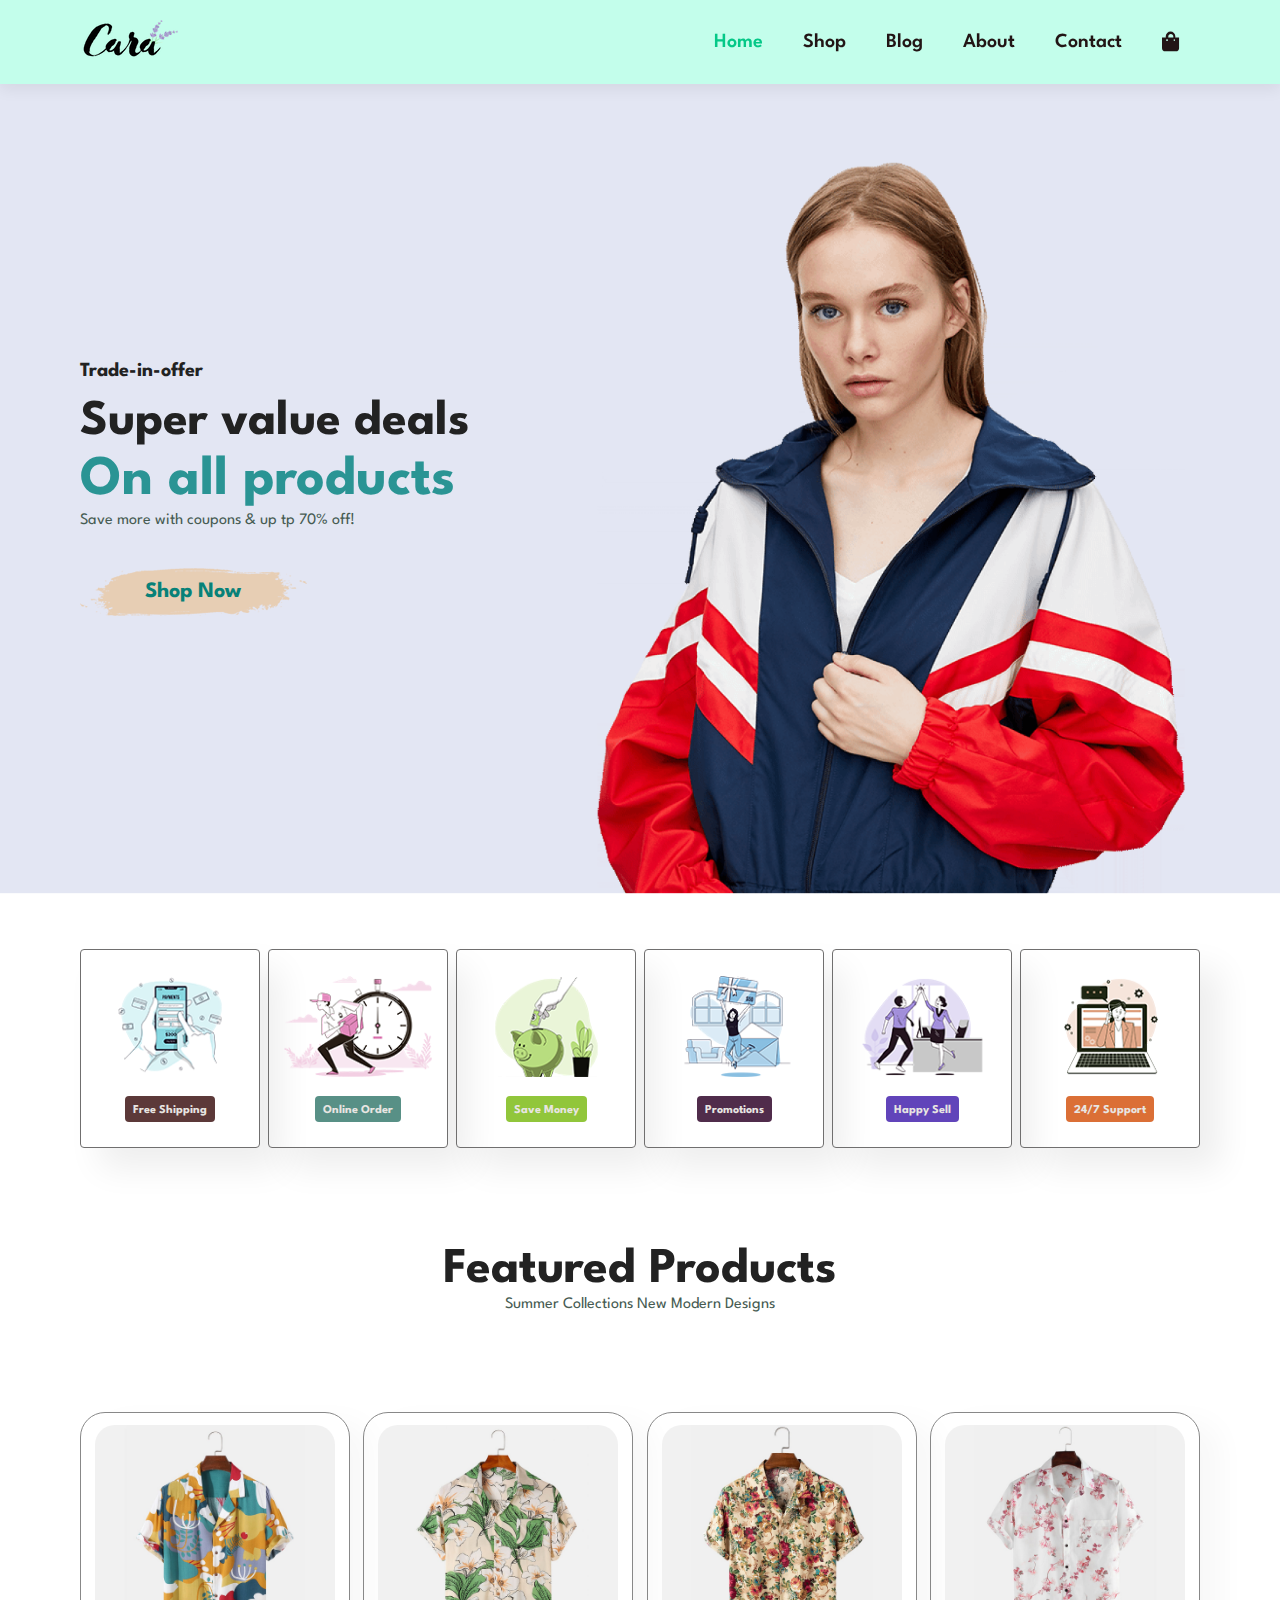
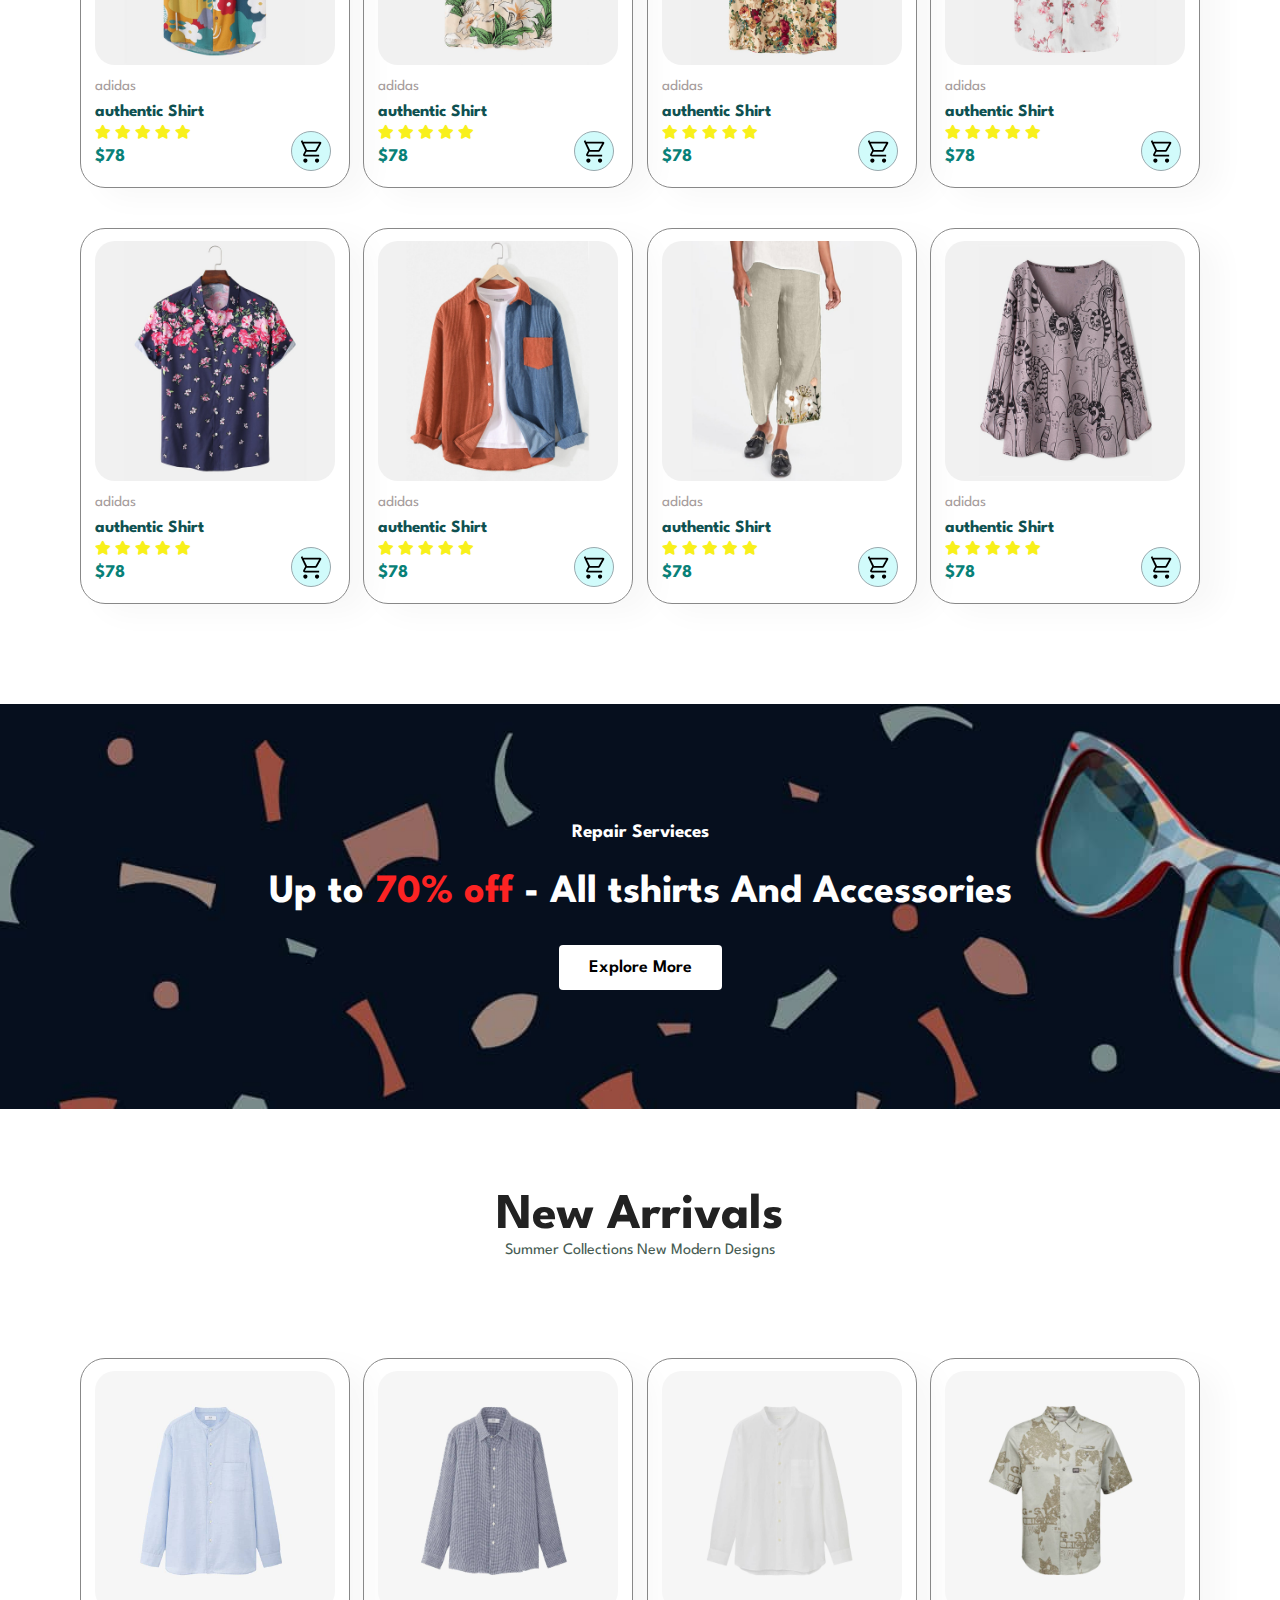
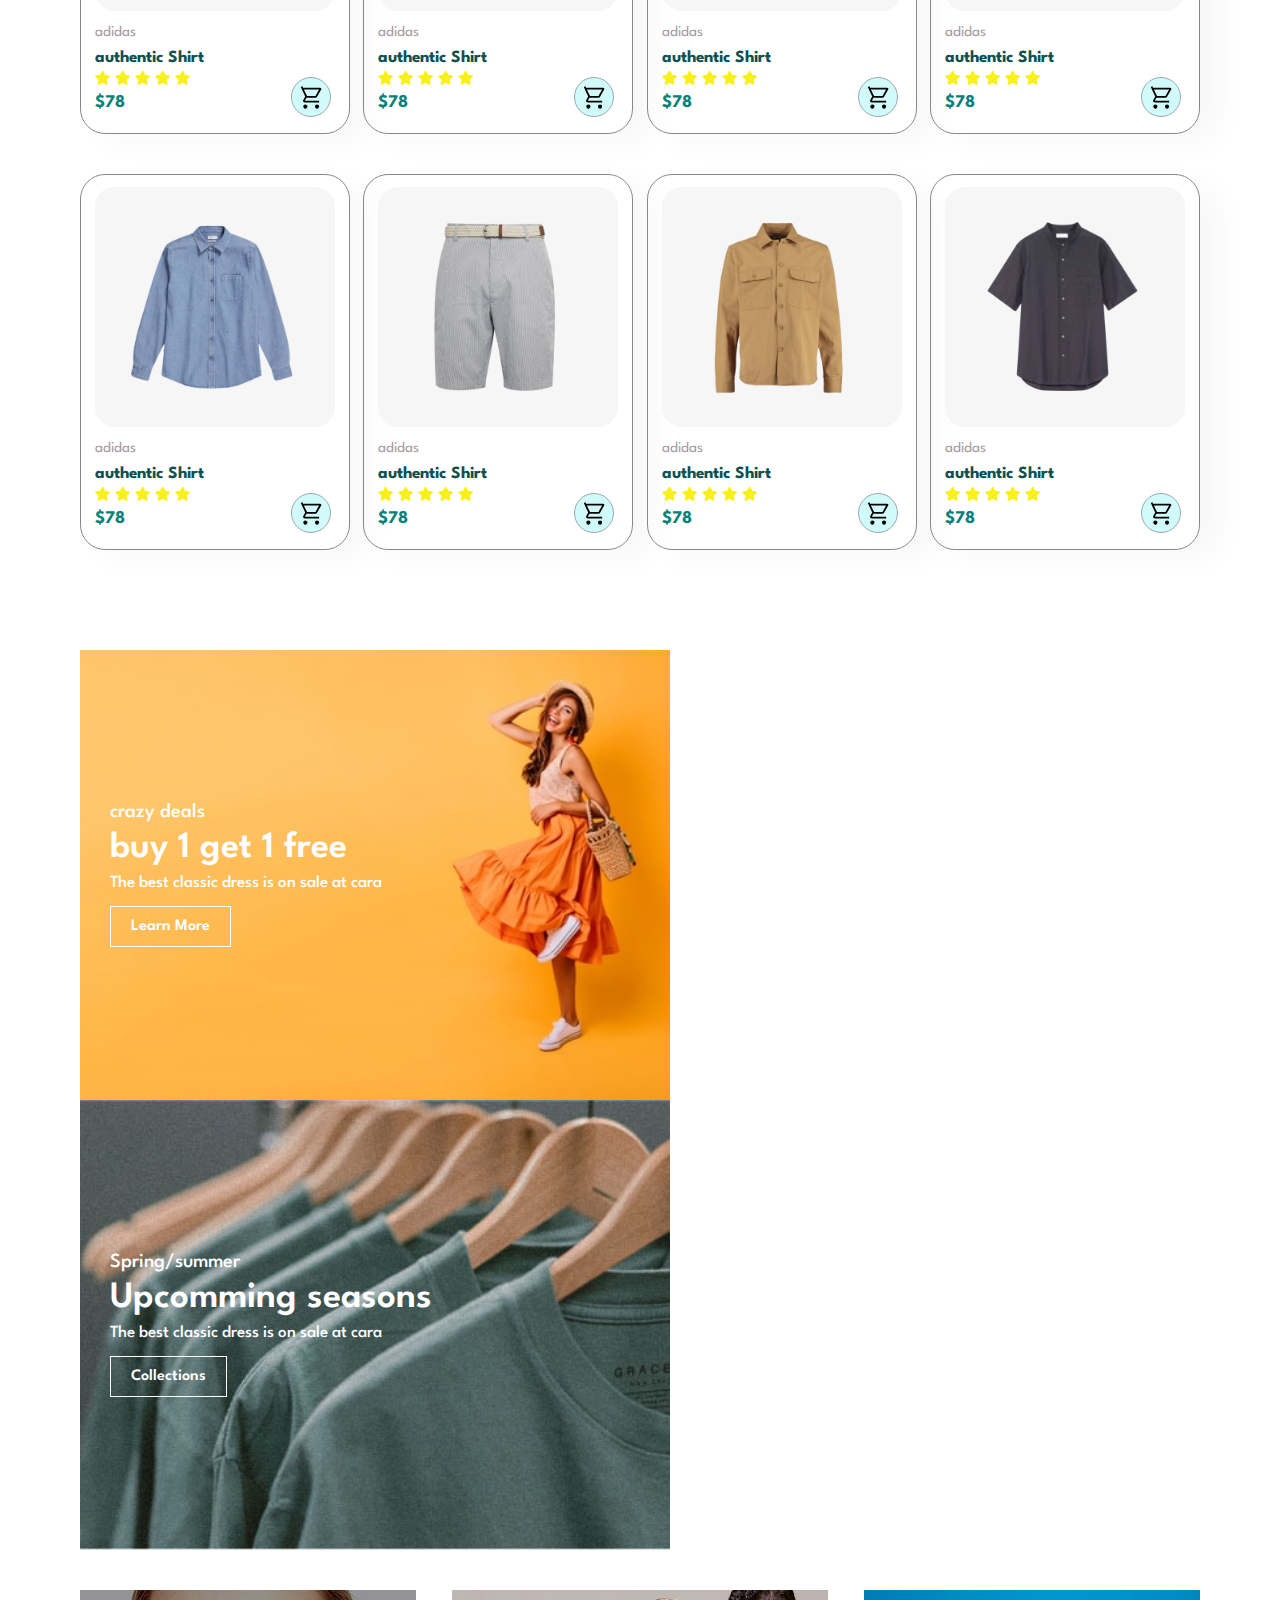
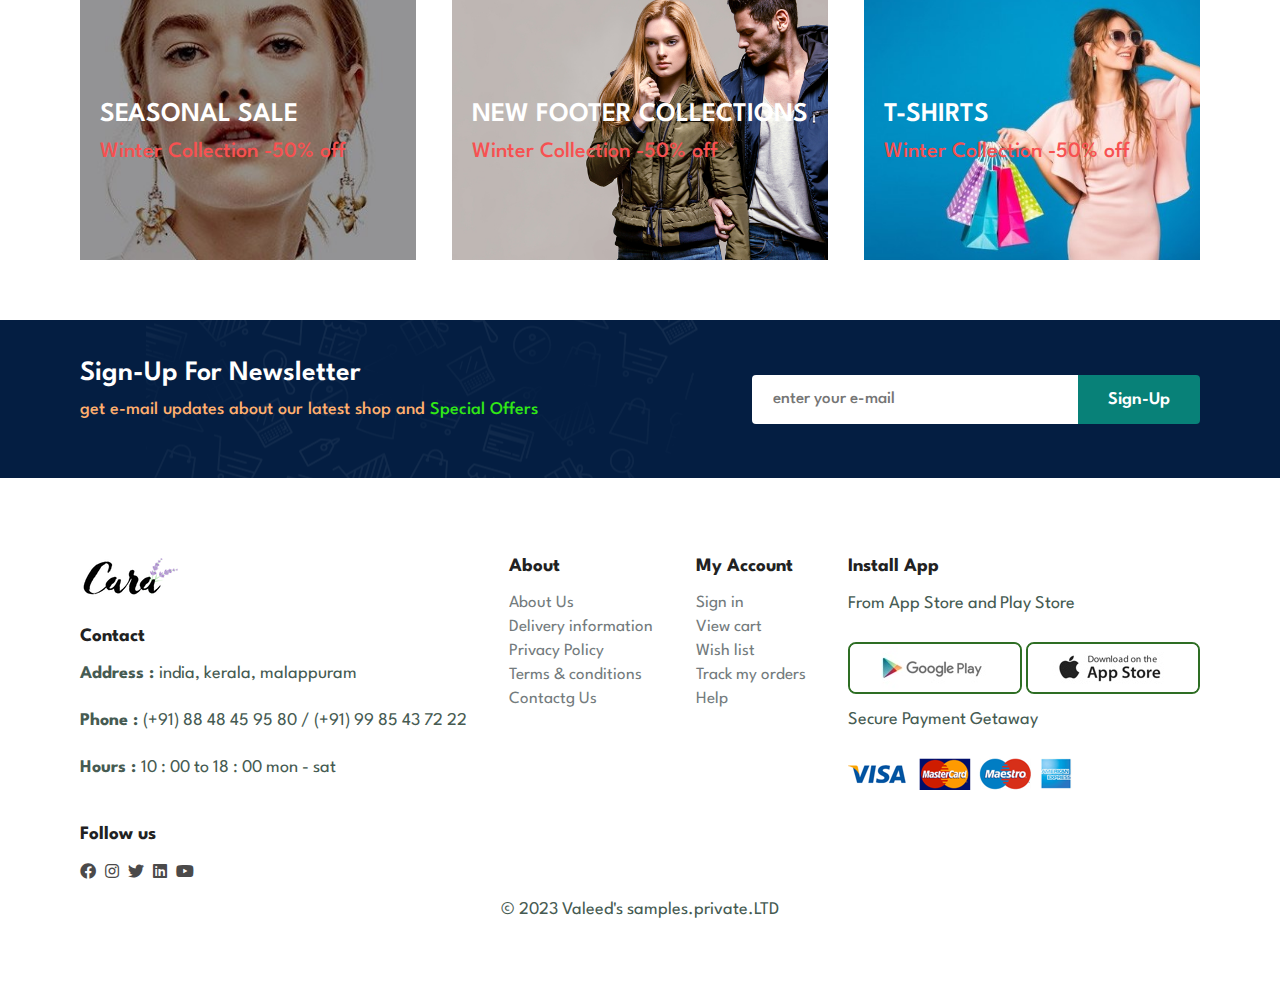
<file: index.html>
<!DOCTYPE html>
<html lang="en">

<head>
    <meta charset="UTF-8">
    <meta http-equiv="X-UA-Compatible" content="IE=edge">
    <meta name="viewport" content="width=device-width, initial-scale=1.0">
    <title>HOME PAGE</title>

    <link rel="stylesheet" href="https://use.fontawesome.com/releases/v5.15.4/css/all.css" />

    <link rel="stylesheet" href="style.css">

</head>

<body>

    <section id="header">

        <a href="#"><img src="images/logo.png"></a>

        <div>
            <ul id="nav-list">
                <li><a class="active" href="#">Home</a></li>
                <li><a href="shop.html">Shop</a></li>
                <li><a href="blog.html">Blog</a></li>
                <li><a href="about.html">About</a></li>
                <li><a href="contact.html">Contact</a></li>
                <li><a href="cart.html" id="bag"><i class="fas fa fa-shopping-bag"></i></a></li>
                <a href="#" id="close"><i class="fas fa-times"></i></a>
            </ul>
        </div>
        <div id="small-sc">
            <a href="#"><i class="fas fa fa-shopping-bag"></i></a>
            <i id="bar" class="fas fa-outdent"></i>
        </div>
    </section>

    <section id="hero">
        <h4>Trade-in-offer</h4>
        <h2>Super value deals</h2>
        <h1>On all products</h1>
        <p>Save more with coupons & up tp 70% off! </p>
        <button>Shop Now</button>
    </section>

    <section id="feature" class="section-p1">
        <div class="fe-box">
            <img src="images/features/f1.png">
            <h6>Free Shipping</h6>
        </div>
        <div class="fe-box">
            <img src="images/features/f2.png">
            <h6>Online Order</h6>
        </div>
        <div class="fe-box">
            <img src="images/features/f3.png">
            <h6>Save Money</h6>
        </div>
        <div class="fe-box">
            <img src="images/features/f4.png">
            <h6>Promotions</h6>
        </div>
        <div class="fe-box">
            <img src="images/features/f5.png">
            <h6>Happy Sell</h6>
        </div>
        <div class="fe-box">
            <img src="images/features/f6.png">
            <h6>24/7 Support</h6>
        </div>
    </section>

    <section id="fe-products1" class="section-p1">
        <h2>Featured Products</h2>
        <p>Summer Collections New Modern Designs</p>

        <div class="pro-container">
            <div class="pro" onclick="window.location.href='singlePro.html'">
                <img src="images/products/f1.jpg">
                <div class="des">
                    <span>adidas</span>
                    <h5>authentic Shirt</h5>
                    <div class="stars">
                        <i class="fas fa-star"></i>
                        <i class="fas fa-star"></i>
                        <i class="fas fa-star"></i>
                        <i class="fas fa-star"></i>
                        <i class="fas fa-star"></i>
                    </div>
                    <h4>$78</h4>
                </div>
                <div class="cart">
                    <a href="#"><img src="images/shopping_cart_svg.svg"></a>
                </div>
            </div>

            <div class="pro">
                <img src="images/products/f2.jpg">
                <div class="des">
                    <span>adidas</span>
                    <h5>authentic Shirt</h5>
                    <div class="stars">
                        <i class="fas fa-star"></i>
                        <i class="fas fa-star"></i>
                        <i class="fas fa-star"></i>
                        <i class="fas fa-star"></i>
                        <i class="fas fa-star"></i>
                    </div>
                    <h4>$78</h4>
                </div>
                <div class="cart">
                    <a href="#"><img src="images/shopping_cart_svg.svg"></a>
                </div>
            </div>

            <div class="pro">
                <img src="images/products/f3.jpg">
                <div class="des">
                    <span>adidas</span>
                    <h5>authentic Shirt</h5>
                    <div class="stars">
                        <i class="fas fa-star"></i>
                        <i class="fas fa-star"></i>
                        <i class="fas fa-star"></i>
                        <i class="fas fa-star"></i>
                        <i class="fas fa-star"></i>
                    </div>
                    <h4>$78</h4>
                </div>
                <div class="cart">
                    <a href="#"><img src="images/shopping_cart_svg.svg"></a>
                </div>
            </div>

            <div class="pro">
                <img src="images/products/f4.jpg">
                <div class="des">
                    <span>adidas</span>
                    <h5>authentic Shirt</h5>
                    <div class="stars">
                        <i class="fas fa-star"></i>
                        <i class="fas fa-star"></i>
                        <i class="fas fa-star"></i>
                        <i class="fas fa-star"></i>
                        <i class="fas fa-star"></i>
                    </div>
                    <h4>$78</h4>
                </div>
                <div class="cart">
                    <a href="#"><img src="images/shopping_cart_svg.svg"></a>
                </div>
            </div>

            <div class="pro">
                <img src="images/products/f5.jpg">
                <div class="des">
                    <span>adidas</span>
                    <h5>authentic Shirt</h5>
                    <div class="stars">
                        <i class="fas fa-star"></i>
                        <i class="fas fa-star"></i>
                        <i class="fas fa-star"></i>
                        <i class="fas fa-star"></i>
                        <i class="fas fa-star"></i>
                    </div>
                    <h4>$78</h4>
                </div>
                <div class="cart">
                    <a href="#"><img src="images/shopping_cart_svg.svg"></a>
                </div>
            </div>

            <div class="pro">
                <img src="images/products/f6.jpg">
                <div class="des">
                    <span>adidas</span>
                    <h5>authentic Shirt</h5>
                    <div class="stars">
                        <i class="fas fa-star"></i>
                        <i class="fas fa-star"></i>
                        <i class="fas fa-star"></i>
                        <i class="fas fa-star"></i>
                        <i class="fas fa-star"></i>
                    </div>
                    <h4>$78</h4>
                </div>
                <div class="cart">
                    <a href="#"><img src="images/shopping_cart_svg.svg"></a>
                </div>
            </div>

            <div class="pro">
                <img src="images/products/f7.jpg">
                <div class="des">
                    <span>adidas</span>
                    <h5>authentic Shirt</h5>
                    <div class="stars">
                        <i class="fas fa-star"></i>
                        <i class="fas fa-star"></i>
                        <i class="fas fa-star"></i>
                        <i class="fas fa-star"></i>
                        <i class="fas fa-star"></i>
                    </div>
                    <h4>$78</h4>
                </div>
                <div class="cart">
                    <a href="#"><img src="images/shopping_cart_svg.svg"></a>
                </div>
            </div>

            <div class="pro">
                <img src="images/products/f8.jpg">
                <div class="des">
                    <span>adidas</span>
                    <h5>authentic Shirt</h5>
                    <div class="stars">
                        <i class="fas fa-star"></i>
                        <i class="fas fa-star"></i>
                        <i class="fas fa-star"></i>
                        <i class="fas fa-star"></i>
                        <i class="fas fa-star"></i>
                    </div>
                    <h4>$78</h4>
                </div>
                <div class="cart">
                    <a href="#"><img src="images/shopping_cart_svg.svg"></a>
                </div>
            </div>
        </div>

    </section>

    <section id="banner" class="section-m1">
        <h4>Repair Servieces</h4>
        <h2>Up to <span>70% off</span> - All tshirts And Accessories</h2>
        <button class="normal-btn">Explore More</button>
    </section>

    <section id="fe-products1" class="section-p1">
        <h2>New Arrivals</h2>
        <p>Summer Collections New Modern Designs</p>

        <div class="pro-container">
            <div class="pro">
                <img src="images/products/n1.jpg">
                <div class="des">
                    <span>adidas</span>
                    <h5>authentic Shirt</h5>
                    <div class="stars">
                        <i class="fas fa-star"></i>
                        <i class="fas fa-star"></i>
                        <i class="fas fa-star"></i>
                        <i class="fas fa-star"></i>
                        <i class="fas fa-star"></i>
                    </div>
                    <h4>$78</h4>
                </div>
                <div class="cart">
                    <a href="#"><img src="images/shopping_cart_svg.svg"></a>
                </div>
            </div>

            <div class="pro">
                <img src="images/products/n2.jpg">
                <div class="des">
                    <span>adidas</span>
                    <h5>authentic Shirt</h5>
                    <div class="stars">
                        <i class="fas fa-star"></i>
                        <i class="fas fa-star"></i>
                        <i class="fas fa-star"></i>
                        <i class="fas fa-star"></i>
                        <i class="fas fa-star"></i>
                    </div>
                    <h4>$78</h4>
                </div>
                <div class="cart">
                    <a href="#"><img src="images/shopping_cart_svg.svg"></a>
                </div>
            </div>

            <div class="pro">
                <img src="images/products/n3.jpg">
                <div class="des">
                    <span>adidas</span>
                    <h5>authentic Shirt</h5>
                    <div class="stars">
                        <i class="fas fa-star"></i>
                        <i class="fas fa-star"></i>
                        <i class="fas fa-star"></i>
                        <i class="fas fa-star"></i>
                        <i class="fas fa-star"></i>
                    </div>
                    <h4>$78</h4>
                </div>
                <div class="cart">
                    <a href="#"><img src="images/shopping_cart_svg.svg"></a>
                </div>
            </div>

            <div class="pro">
                <img src="images/products/n4.jpg">
                <div class="des">
                    <span>adidas</span>
                    <h5>authentic Shirt</h5>
                    <div class="stars">
                        <i class="fas fa-star"></i>
                        <i class="fas fa-star"></i>
                        <i class="fas fa-star"></i>
                        <i class="fas fa-star"></i>
                        <i class="fas fa-star"></i>
                    </div>
                    <h4>$78</h4>
                </div>
                <div class="cart">
                    <a href="#"><img src="images/shopping_cart_svg.svg"></a>
                </div>
            </div>

            <div class="pro">
                <img src="images/products/n5.jpg">
                <div class="des">
                    <span>adidas</span>
                    <h5>authentic Shirt</h5>
                    <div class="stars">
                        <i class="fas fa-star"></i>
                        <i class="fas fa-star"></i>
                        <i class="fas fa-star"></i>
                        <i class="fas fa-star"></i>
                        <i class="fas fa-star"></i>
                    </div>
                    <h4>$78</h4>
                </div>
                <div class="cart">
                    <a href="#"><img src="images/shopping_cart_svg.svg"></a>
                </div>
            </div>

            <div class="pro">
                <img src="images/products/n6.jpg">
                <div class="des">
                    <span>adidas</span>
                    <h5>authentic Shirt</h5>
                    <div class="stars">
                        <i class="fas fa-star"></i>
                        <i class="fas fa-star"></i>
                        <i class="fas fa-star"></i>
                        <i class="fas fa-star"></i>
                        <i class="fas fa-star"></i>
                    </div>
                    <h4>$78</h4>
                </div>
                <div class="cart">
                    <a href="#"><img src="images/shopping_cart_svg.svg"></a>
                </div>
            </div>

            <div class="pro">
                <img src="images/products/n7.jpg">
                <div class="des">
                    <span>adidas</span>
                    <h5>authentic Shirt</h5>
                    <div class="stars">
                        <i class="fas fa-star"></i>
                        <i class="fas fa-star"></i>
                        <i class="fas fa-star"></i>
                        <i class="fas fa-star"></i>
                        <i class="fas fa-star"></i>
                    </div>
                    <h4>$78</h4>
                </div>
                <div class="cart">
                    <a href="#"><img src="images/shopping_cart_svg.svg"></a>
                </div>
            </div>

            <div class="pro">
                <img src="images/products/n8.jpg">
                <div class="des">
                    <span>adidas</span>
                    <h5>authentic Shirt</h5>
                    <div class="stars">
                        <i class="fas fa-star"></i>
                        <i class="fas fa-star"></i>
                        <i class="fas fa-star"></i>
                        <i class="fas fa-star"></i>
                        <i class="fas fa-star"></i>
                    </div>
                    <h4>$78</h4>
                </div>
                <div class="cart">
                    <a href="#"><img src="images/shopping_cart_svg.svg"></a>
                </div>
            </div>
        </div>

    </section>

    <section id="sm-banner" class="section-p1">
        <div class="banner-box">
            <h4>crazy deals</h4>
            <h2>buy 1 get 1 free</h2>
            <span>The best classic dress is on sale at cara</span>
            <button class="transparent-btn">Learn More</button>
        </div>

        <div class="banner-box banner-box-2">
            <h4>Spring/summer</h4>
            <h2>Upcomming seasons</h2>
            <span>The best classic dress is on sale at cara</span>
            <button class="transparent-btn">Collections</button>
        </div>
    </section>

    <section id="banner-3" class="section-p1">
        <div class="banner-box-3 ">
            <h2>SEASONAL SALE</h2>
            <h3>Winter Collection -50% off</h3>
        </div>
        <div class="banner-box-3 bnr-2-3">
            <h2>NEW FOOTER COLLECTIONS</h2>
            <h3>Winter Collection -50% off</h3>
        </div>
        <div class="banner-box-3 bnr-3-3">
            <h2>T-SHIRTS</h2>
            <h3>Winter Collection -50% off</h3>
        </div>
    </section>

    <section id="news-letter" class="section-p1 section-m1">
        <div class="news-text">
            <h4>Sign-Up For Newsletter</h4>
            <p>get e-mail updates about our latest shop and
                <span>Special Offers</span>
            </p>
        </div>
        <div class="news-letter-form">
            <input type="text" placeholder="enter your e-mail">
            <button class="normal-btn">Sign-Up</button>
        </div>
    </section>

    <footer class="section-p1">
        <div class="col">
            <img class="logo" src="images/logo.png" alt="">
            <h4>Contact</h4>
            <p><strong>Address : </strong>india, kerala, malappuram</p>
            <p><strong>Phone : </strong>(+91) 88 48 45 95 80 / (+91) 99 85 43 72 22</p>
            <p><strong>Hours : </strong>10 : 00 to 18 : 00 mon - sat</p>
            <div class="follow">
                <h4>Follow us</h4>
                <div class="sm-icons">
                    <i class="fab fa-facebook"></i>
                    <i class="fab fa-instagram"></i>
                    <i class="fab fa-twitter"></i>
                    <i class="fab fa-linkedin"></i>
                    <i class="fab fa-youtube"></i>
                </div>
            </div>
        </div>

        <div class="col">
            <h4>About</h4>
            <a href="#">About Us</a>
            <a href="#">Delivery information</a>
            <a href="#">Privacy Policy</a>
            <a href="#">Terms & conditions</a>
            <a href="#">Contactg Us</a>
        </div>

        <div class="col">
            <h4>My Account</h4>
            <a href="#">Sign in</a>
            <a href="#">View cart</a>
            <a href="#">Wish list</a>
            <a href="#">Track my orders</a>
            <a href="#">Help</a>
        </div>

        <div class="col install">
            <h4>Install App</h4>
            <p>From App Store and Play Store</p>
            <div class="row">
                <img src="images/pay/play.jpg" alt="">
                <img src="images/pay/app.jpg" alt="">
            </div>
            <p>Secure Payment Getaway</p>
            <img src="images/pay/pay.png" alt="">
        </div>
        <div class="copy">
            <p>© 2023 Valeed's samples.private.LTD</p>
        </div>
    </footer>

    <script src="script.js"></script>
</body>

</html>
</file>
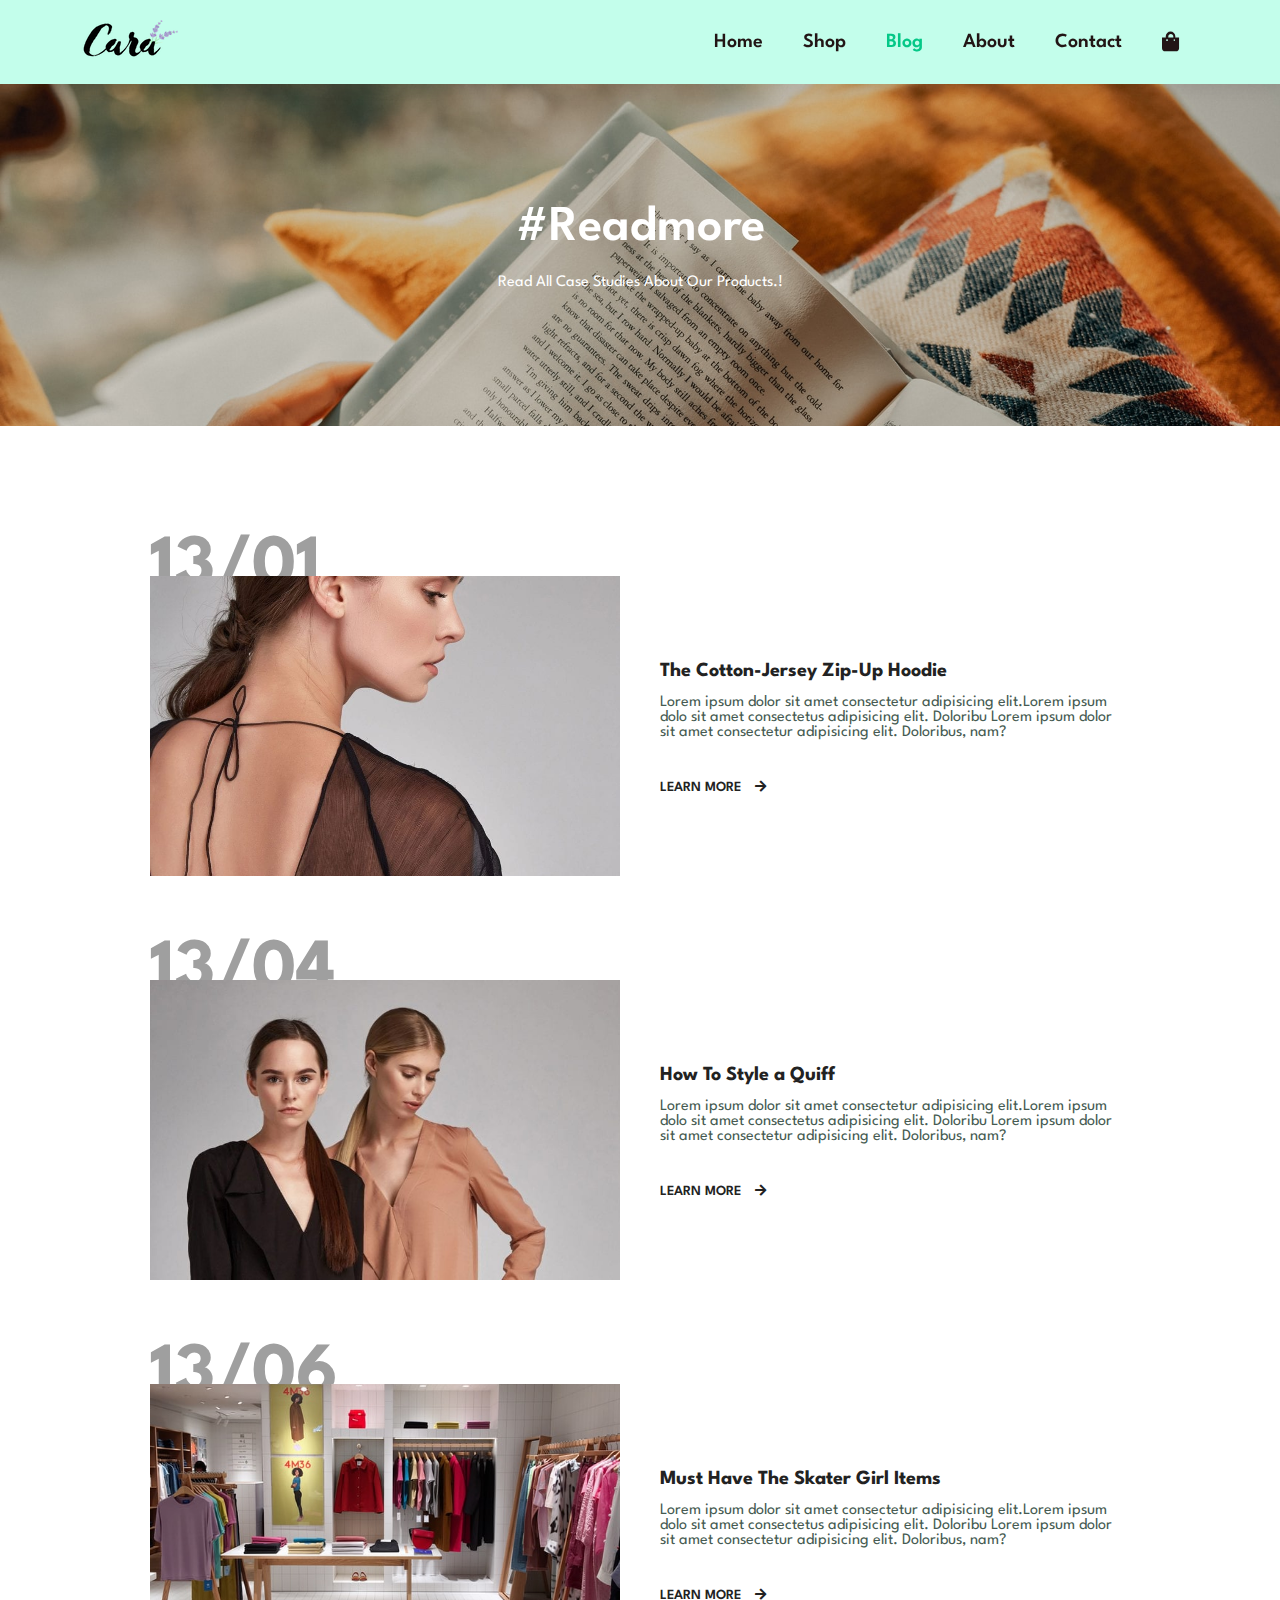
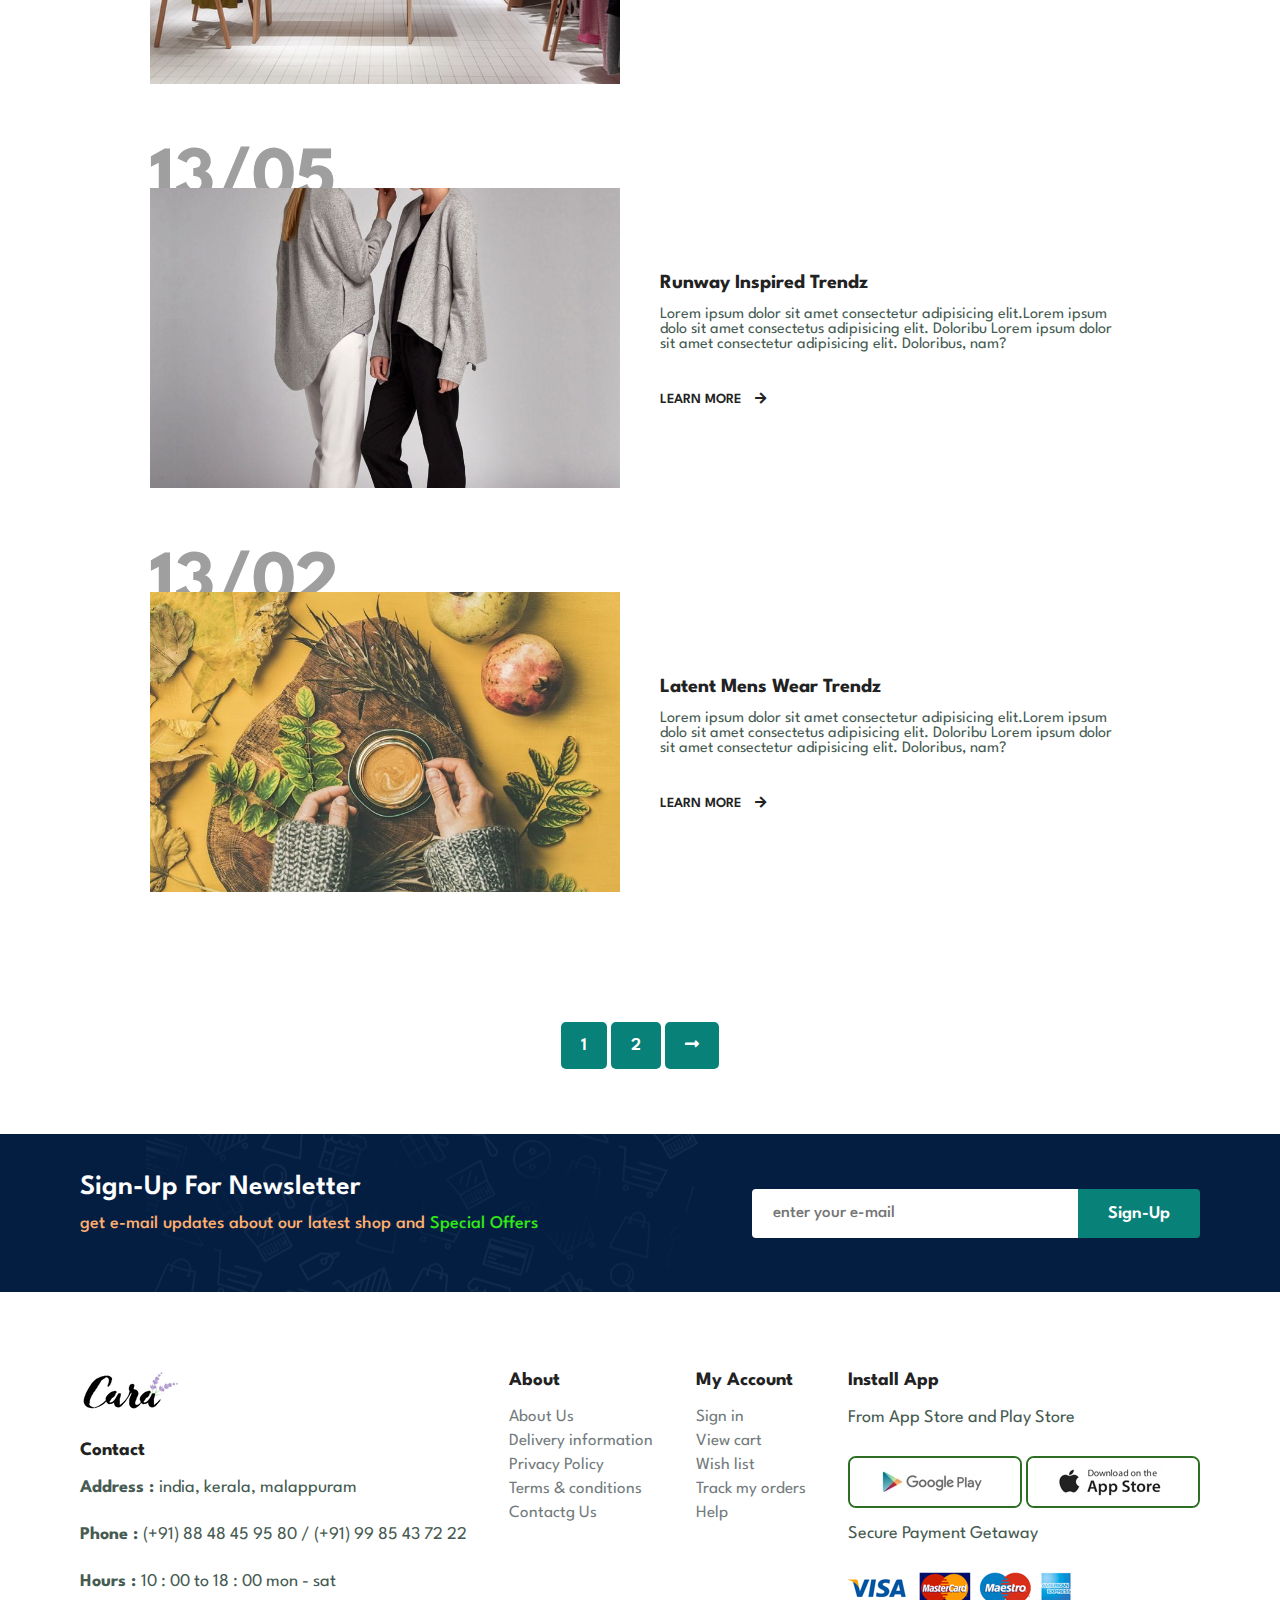
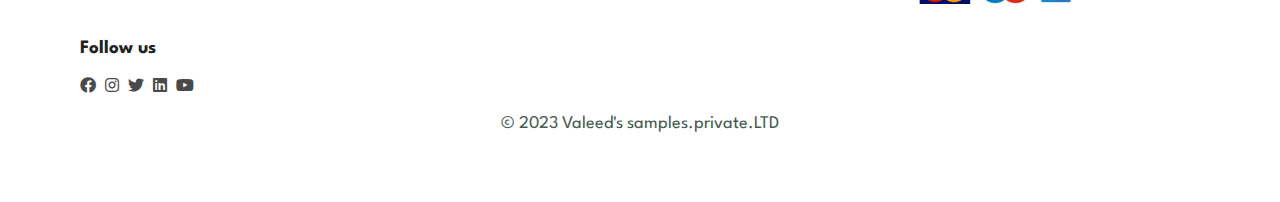
<file: blog.html>
<!DOCTYPE html>
<html lang="en">

<head>
    <meta charset="UTF-8">
    <meta http-equiv="X-UA-Compatible" content="IE=edge">
    <meta name="viewport" content="width=device-width, initial-scale=1.0">
    <title>BLOG PAGE</title>
    <link rel="stylesheet" href="https://use.fontawesome.com/releases/v5.15.4/css/all.css" />

    <link rel="stylesheet" href="style.css">
</head>

<body>
    <section id="header">
        <a href="#"><img src="images/logo.png"></a>
        <div>
            <ul id="nav-list">
                <li><a href="index.html">Home</a></li>
                <li><a href="shop.html">Shop</a></li>
                <li><a class="active" href="blog.html">Blog</a></li>
                <li><a href="about.html">About</a></li>
                <li><a href="contact.html">Contact</a></li>
                <li><a href="cart.html" id="bag"><i class="fas fa fa-shopping-bag"></i></a></li>
                <a href="#" id="close"><i class="fas fa-times"></i></a>
            </ul>
        </div>
        <div id="small-sc">
            <a href="#"><i class="fas fa fa-shopping-bag"></i></a>
            <i id="bar" class="fas fa-outdent"></i>
        </div>
    </section>

    <section id="page-header" class="blog-header">
        <h2>#Readmore</h2>
        <p>Read All Case Studies About Our Products.!</p>
    </section>

    <section id="blog-container">
        <div class="blog-box">
            <div class="blog-img">
                <img src="images/blog/b1.jpg" alt="">
            </div>
            <div class="blog-details">
                <h4>The Cotton-Jersey Zip-Up Hoodie</h4>
                <p>Lorem ipsum dolor sit amet consectetur adipisicing elit.Lorem ipsum dolo sit amet
                    consectetus adipisicing elit. Doloribu Lorem ipsum dolor sit amet consectetur adipisicing elit.
                    Doloribus, nam?</p>
                <a href="#">LEARN MORE <i class="fas fa-arrow-right"></i></a>
            </div>
            <h1>13/01</h1>
        </div>
        <div class="blog-box">
            <div class="blog-img">
                <img src="images/blog/b2.jpg" alt="">
            </div>
            <div class="blog-details">
                <h4>How To Style a Quiff</h4>
                <p>Lorem ipsum dolor sit amet consectetur adipisicing elit.Lorem ipsum dolo sit amet
                    consectetus adipisicing elit. Doloribu Lorem ipsum dolor sit amet consectetur adipisicing elit.
                    Doloribus, nam?</p>
                <a href="#">LEARN MORE <i class="fas fa-arrow-right"></i></a>
            </div>
            <h1>13/04</h1>
        </div>
        <div class="blog-box">
            <div class="blog-img">
                <img src="images/blog/b3.jpg" alt="">
            </div>
            <div class="blog-details">
                <h4>Must Have The Skater Girl Items</h4>
                <p>Lorem ipsum dolor sit amet consectetur adipisicing elit.Lorem ipsum dolo sit amet
                    consectetus adipisicing elit. Doloribu Lorem ipsum dolor sit amet consectetur adipisicing elit.
                    Doloribus, nam?</p>
                <a href="#">LEARN MORE <i class="fas fa-arrow-right"></i></a>
            </div>
            <h1>13/06</h1>
        </div>
        <div class="blog-box">
            <div class="blog-img">
                <img src="images/blog/b4.jpg" alt="">
            </div>
            <div class="blog-details">
                <h4>Runway Inspired Trendz</h4>
                <p>Lorem ipsum dolor sit amet consectetur adipisicing elit.Lorem ipsum dolo sit amet
                    consectetus adipisicing elit. Doloribu Lorem ipsum dolor sit amet consectetur adipisicing elit.
                    Doloribus, nam?</p>
                <a href="#">LEARN MORE <i class="fas fa-arrow-right"></i></a>
            </div>
            <h1>13/05</h1>
        </div>
        <div class="blog-box">
            <div class="blog-img">
                <img src="images/blog/b6.jpg" alt="">
            </div>
            <div class="blog-details">
                <h4>Latent Mens Wear Trendz</h4>
                <p>Lorem ipsum dolor sit amet consectetur adipisicing elit.Lorem ipsum dolo sit amet
                    consectetus adipisicing elit. Doloribu Lorem ipsum dolor sit amet consectetur adipisicing elit.
                    Doloribus, nam?</p>
                <a href="#">LEARN MORE <i class="fas fa-arrow-right"></i></a>
            </div>
            <h1>13/02</h1>
        </div>
    </section>

    <section id="pagination" class="section-p1">
        <a href="#">1</a>
        <a href="#">2</a>
        <a href="#"><i class="fas fa-long-arrow-alt-right"></i></a>
    </section>


    <section id="news-letter" class="section-p1 section-m1">
        <div class="news-text">
            <h4>Sign-Up For Newsletter</h4>
            <p>get e-mail updates about our latest shop and
                <span>Special Offers</span>
            </p>
        </div>
        <div class="news-letter-form">
            <input type="text" placeholder="enter your e-mail">
            <button class="normal-btn">Sign-Up</button>
        </div>
    </section>

    <footer class="section-p1">
        <div class="col">
            <img class="logo" src="images/logo.png" alt="">
            <h4>Contact</h4>
            <p><strong>Address : </strong>india, kerala, malappuram</p>
            <p><strong>Phone : </strong>(+91) 88 48 45 95 80 / (+91) 99 85 43 72 22</p>
            <p><strong>Hours : </strong>10 : 00 to 18 : 00 mon - sat</p>
            <div class="follow">
                <h4>Follow us</h4>
                <div class="sm-icons">
                    <i class="fab fa-facebook"></i>
                    <i class="fab fa-instagram"></i>
                    <i class="fab fa-twitter"></i>
                    <i class="fab fa-linkedin"></i>
                    <i class="fab fa-youtube"></i>
                </div>
            </div>
        </div>

        <div class="col">
            <h4>About</h4>
            <a href="#">About Us</a>
            <a href="#">Delivery information</a>
            <a href="#">Privacy Policy</a>
            <a href="#">Terms & conditions</a>
            <a href="#">Contactg Us</a>
        </div>

        <div class="col">
            <h4>My Account</h4>
            <a href="#">Sign in</a>
            <a href="#">View cart</a>
            <a href="#">Wish list</a>
            <a href="#">Track my orders</a>
            <a href="#">Help</a>
        </div>

        <div class="col install">
            <h4>Install App</h4>
            <p>From App Store and Play Store</p>
            <div class="row">
                <img src="images/pay/play.jpg" alt="">
                <img src="images/pay/app.jpg" alt="">
            </div>
            <p>Secure Payment Getaway</p>
            <img src="images/pay/pay.png" alt="">
        </div>
        <div class="copy">
            <p>© 2023 Valeed's samples.private.LTD</p>
        </div>
    </footer>

    <script src="script.js"></script>
</body>

</html>
</file>
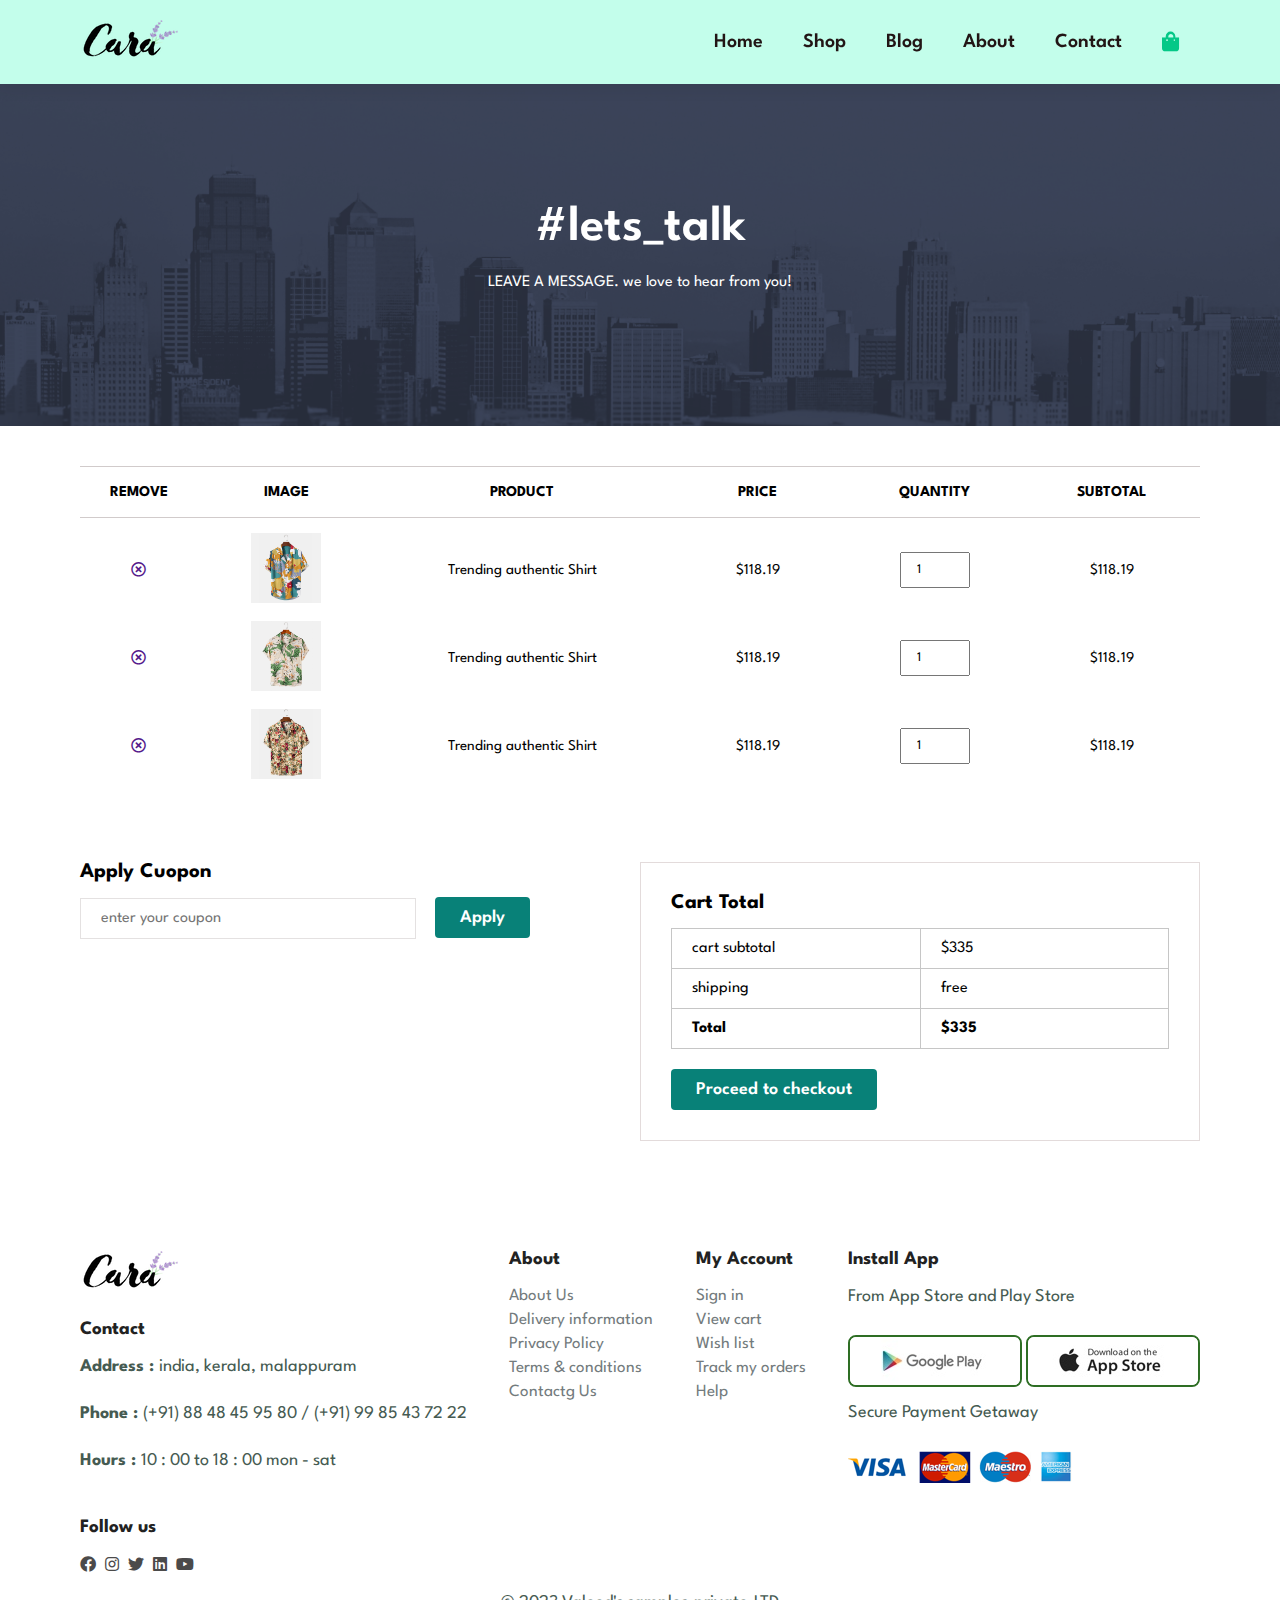
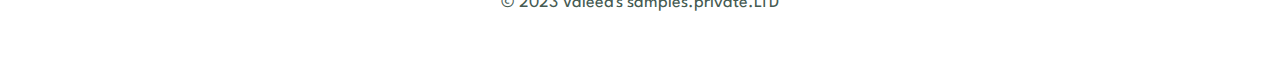
<file: cart.html>
<!DOCTYPE html>
<html lang="en">

<head>
    <meta charset="UTF-8">
    <meta http-equiv="X-UA-Compatible" content="IE=edge">
    <meta name="viewport" content="width=device-width, initial-scale=1.0">
    <title>BLOG PAGE</title>
    <link rel="stylesheet" href="https://use.fontawesome.com/releases/v5.15.4/css/all.css" />

    <link rel="stylesheet" href="style.css">
</head>

<body>
    <section id="header">
        <a href="#"><img src="images/logo.png"></a>
        <div>
            <ul id="nav-list">
                <li><a href="index.html">Home</a></li>
                <li><a href="shop.html">Shop</a></li>
                <li><a href="blog.html">Blog</a></li>
                <li><a href="about.html">About</a></li>
                <li><a href="contact.html">Contact</a></li>
                <li><a href="cart.html" class="active" id="bag"><i class="fas fa fa-shopping-bag"></i></a></li>
                <a href="#" id="close"><i class="fas fa-times"></i></a>
            </ul>
        </div>
        <div id="small-sc">
            <a href="#"><i class="fas fa fa-shopping-bag"></i></a>
            <i id="bar" class="fas fa-outdent"></i>
        </div>
    </section>

    <section id="page-header" class="about-header">
        <h2>#lets_talk</h2>
        <p>LEAVE A MESSAGE. we love to hear from you!</p>
    </section>

    <section id="cart-table" class="section-p1">
        <table>
            <thead>
                <tr>
                    <td>REMOVE</td>
                    <td>IMAGE</td>
                    <td>PRODUCT</td>
                    <td>PRICE</td>
                    <td>QUANTITY</td>
                    <td>SUBTOTAL</td>
                </tr>
            </thead>
            <tbody>
                <tr>
                    <td><a href=""><i class="far fa-times-circle"></i></a></td>
                    <td><img src="images/products/f1.jpg"></td>
                    <td>Trending authentic Shirt</td>
                    <td>$118.19</td>
                    <td><input type="number" value="1"></td>
                    <td>$118.19</td>
                </tr>
                <tr>
                    <td><a href=""><i class="far fa-times-circle"></i></a></td>
                    <td><img src="images/products/f2.jpg"></td>
                    <td>Trending authentic Shirt</td>
                    <td>$118.19</td>
                    <td><input type="number" value="1"></td>
                    <td>$118.19</td>
                </tr>
                <tr>
                    <td><a href=""><i class="far fa-times-circle"></i></a></td>
                    <td><img src="images/products/f3.jpg"></td>
                    <td>Trending authentic Shirt</td>
                    <td>$118.19</td>
                    <td><input type="number" value="1"></td>
                    <td>$118.19</td>
                </tr>
            </tbody>
        </table>
    </section>

    <section id="cart-add" class="section-p1">
        <div id="coupons">
            <h3>Apply Cuopon</h3>
            <div>
                <input type="text" placeholder="enter your coupon">
                <button class="normal-btn">Apply</button>
            </div>
        </div>

        <div id="subtotal">
            <h3>Cart Total</h3>
            <table>
                <tr>
                    <td>cart subtotal</td>
                    <td>$335</td>
                </tr>
                <tr>
                    <td>shipping</td>
                    <td>free</td>
                </tr>
                <tr>
                    <td><strong>Total</strong></td>
                    <td><strong>$335</strong></td>
                </tr>
            </table>
            <button class="normal-btn">Proceed to checkout</button>
        </div>
    </section>

    <footer class=" section-p1">
        <div class="col">
            <img class="logo" src="images/logo.png" alt="">
            <h4>Contact</h4>
            <p><strong>Address : </strong>india, kerala, malappuram</p>
            <p><strong>Phone : </strong>(+91) 88 48 45 95 80 / (+91) 99 85 43 72 22</p>
            <p><strong>Hours : </strong>10 : 00 to 18 : 00 mon - sat</p>
            <div class="follow">
                <h4>Follow us</h4>
                <div class="sm-icons">
                    <i class="fab fa-facebook"></i>
                    <i class="fab fa-instagram"></i>
                    <i class="fab fa-twitter"></i>
                    <i class="fab fa-linkedin"></i>
                    <i class="fab fa-youtube"></i>
                </div>
            </div>
        </div>

        <div class="col">
            <h4>About</h4>
            <a href="#">About Us</a>
            <a href="#">Delivery information</a>
            <a href="#">Privacy Policy</a>
            <a href="#">Terms & conditions</a>
            <a href="#">Contactg Us</a>
        </div>

        <div class="col">
            <h4>My Account</h4>
            <a href="#">Sign in</a>
            <a href="#">View cart</a>
            <a href="#">Wish list</a>
            <a href="#">Track my orders</a>
            <a href="#">Help</a>
        </div>

        <div class="col install">
            <h4>Install App</h4>
            <p>From App Store and Play Store</p>
            <div class="row">
                <img src="images/pay/play.jpg" alt="">
                <img src="images/pay/app.jpg" alt="">
            </div>
            <p>Secure Payment Getaway</p>
            <img src="images/pay/pay.png" alt="">
        </div>
        <div class="copy">
            <p>© 2023 Valeed's samples.private.LTD</p>
        </div>
    </footer>

    <script src="script.js"></script>
</body>

</html>
</file>
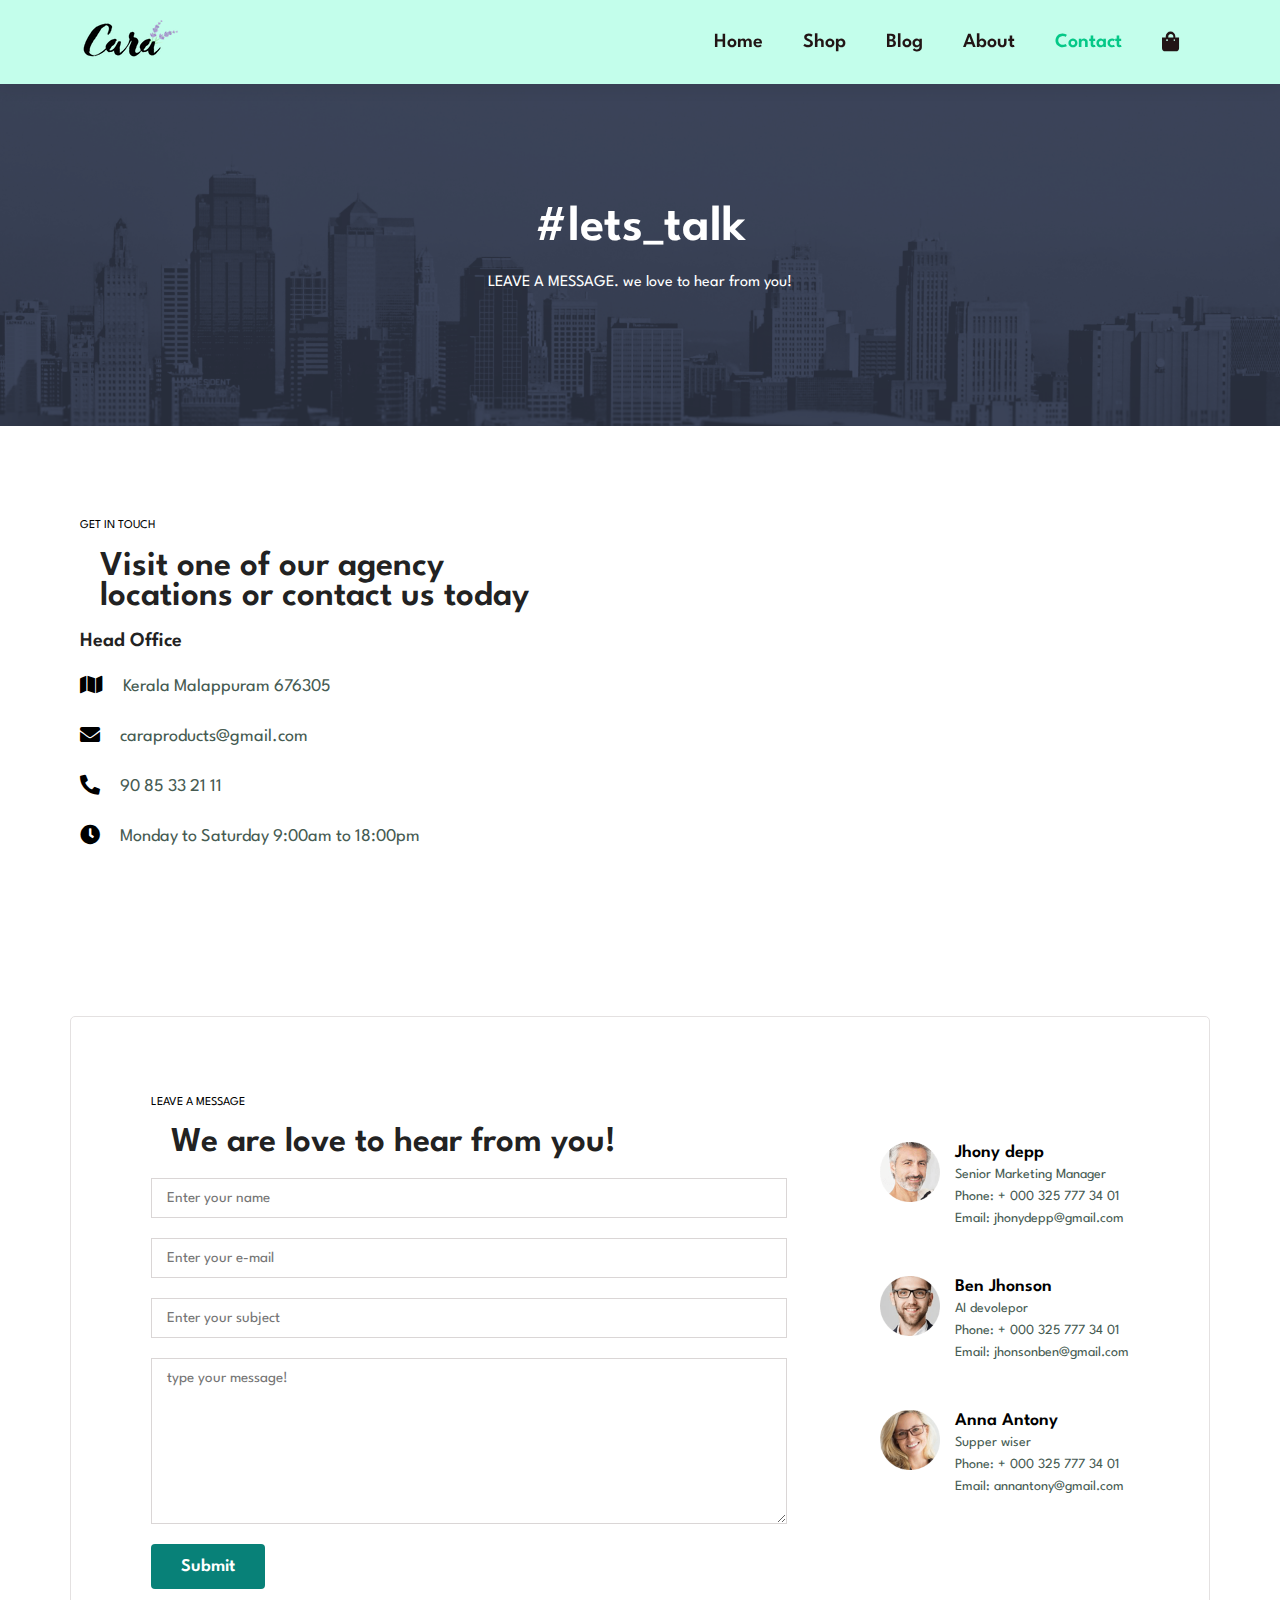
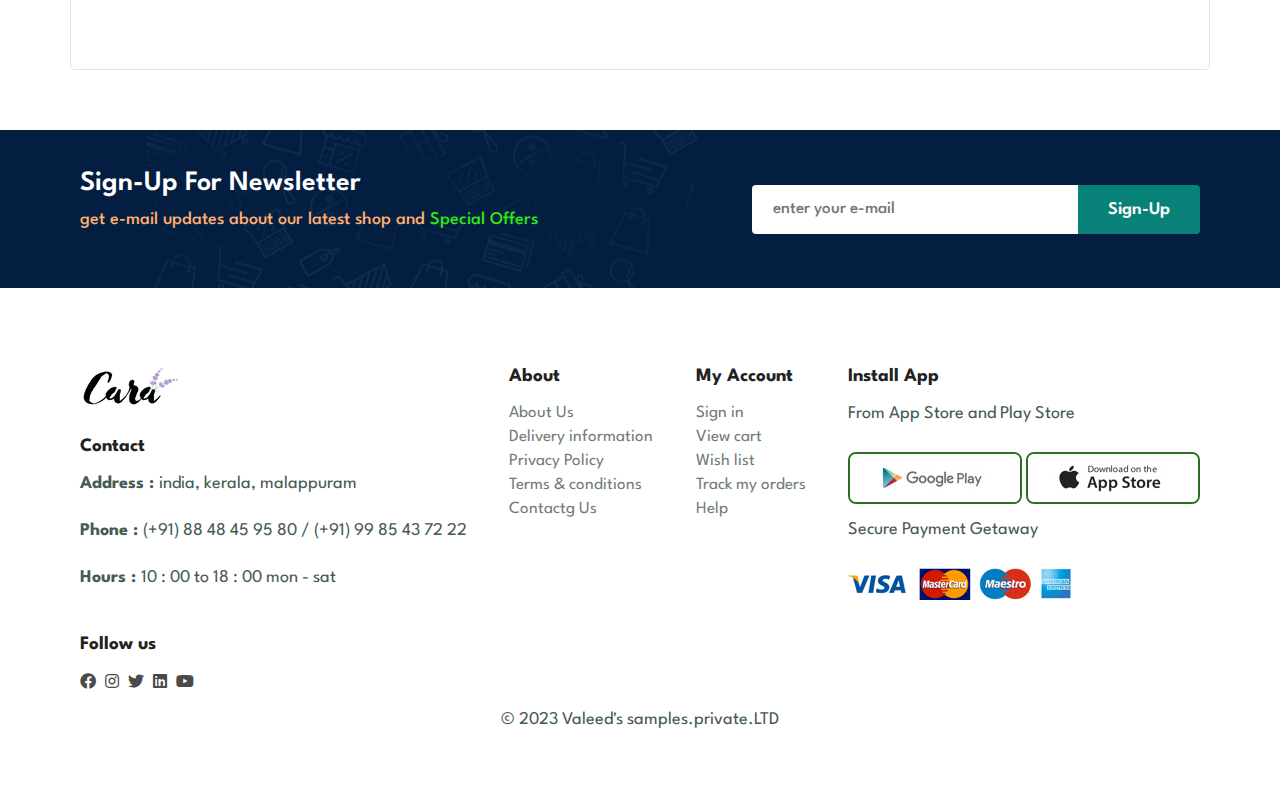
<file: contact.html>
<!DOCTYPE html>
<html lang="en">

<head>
    <meta charset="UTF-8">
    <meta http-equiv="X-UA-Compatible" content="IE=edge">
    <meta name="viewport" content="width=device-width, initial-scale=1.0">
    <title>BLOG PAGE</title>
    <link rel="stylesheet" href="https://use.fontawesome.com/releases/v5.15.4/css/all.css" />

    <link rel="stylesheet" href="style.css">
</head>

<body>
    <section id="header">
        <a href="#"><img src="images/logo.png"></a>
        <div>
            <ul id="nav-list">
                <li><a href="index.html">Home</a></li>
                <li><a href="shop.html">Shop</a></li>
                <li><a href="blog.html">Blog</a></li>
                <li><a href="about.html">About</a></li>
                <li><a class="active" href="contact.html">Contact</a></li>
                <li><a href="cart.html" id="bag"><i class="fas fa fa-shopping-bag"></i></a></li>
                <a href="#" id="close"><i class="fas fa-times"></i></a>
            </ul>
        </div>
        <div id="small-sc">
            <a href="#"><i class="fas fa fa-shopping-bag"></i></a>
            <i id="bar" class="fas fa-outdent"></i>
        </div>
    </section>

    <section id="page-header" class="about-header">
        <h2>#lets_talk</h2>
        <p>LEAVE A MESSAGE. we love to hear from you!</p>
    </section>

    <section id="contact-details" class="section-p1">
        <div class="details-text">
            <span>GET IN TOUCH</span>
            <h2>Visit one of our agency locations or contact us today</h2>
            <h4>Head Office</h4>
            <div>
                <li>
                    <i class="fas fa-map"></i>
                    <p>Kerala Malappuram 676305</p>
                </li>
                <li>
                    <i class="fas fa-envelope"></i>
                    <p>caraproducts@gmail.com</p>
                </li>
                <li>
                    <i class="fas fa-phone-alt"></i>
                    <p>90 85 33 21 11 </p>
                </li>
                <li>
                    <i class="fas fa-clock"></i>
                    <p>Monday to Saturday 9:00am to 18:00pm</p>
                </li>
            </div>
        </div>
        <div class="map">
            <iframe
                src="https://www.google.com/maps/embed?pb=!1m18!1m12!1m3!1d62651.03862314665!2d76.02719188150029!3d11.061858910679602!2m3!1f0!2f0!3f0!3m2!1i1024!2i768!4f13.1!3m3!1m2!1s0x3ba64a9be29b058f%3A0x23e371e0d4c30d8e!2sMalappuram%2C%20Kerala!5e0!3m2!1sen!2sin!4v1684472259259!5m2!1sen!2sin"
                width="600" height="450" style="border:0;" allowfullscreen="" loading="lazy"
                referrerpolicy="no-referrer-when-downgrade"></iframe>
        </div>

    </section>

    <section id="contact-form">
        <form action="">
            <span>LEAVE A MESSAGE </span>
            <h2>We are love to hear from you!</h2>
            <input type="text" placeholder="Enter your name">
            <input type="email" placeholder="Enter your e-mail">
            <input type="text" placeholder="Enter your subject">
            <textarea name="" id="" cols="30" rows="10" placeholder="type your message!"></textarea>
            <button class="normal-btn">Submit</button>
        </form>

        <div class="people">
            <div>
                <img src="images/people/1.png" alt="">
                <p>
                    <span>Jhony depp</span>
                    Senior Marketing Manager <br>
                    Phone: + 000 325 777 34 01 <br>
                    Email: jhonydepp@gmail.com
                </p>
            </div>
            <div>
                <img src="images/people/2.png" alt="">
                <p>
                    <span>Ben Jhonson</span>
                    AI devolepor <br>
                    Phone: + 000 325 777 34 01 <br>
                    Email: jhonsonben@gmail.com
                </p>
            </div>
            <div>
                <img src="images/people/3.png" alt="">
                <p>
                    <span>Anna Antony</span>
                    Supper wiser <br>
                    Phone: + 000 325 777 34 01 <br>
                    Email: annantony@gmail.com
                </p>
            </div>
        </div>
    </section>


    <section id="news-letter" class="section-p1 section-m1">
        <div class="news-text">
            <h4>Sign-Up For Newsletter</h4>
            <p>get e-mail updates about our latest shop and
                <span>Special Offers</span>
            </p>
        </div>
        <div class="news-letter-form">
            <input type="text" placeholder="enter your e-mail">
            <button class="normal-btn">Sign-Up</button>
        </div>
    </section>


    <footer class=" section-p1">
        <div class="col">
            <img class="logo" src="images/logo.png" alt="">
            <h4>Contact</h4>
            <p><strong>Address : </strong>india, kerala, malappuram</p>
            <p><strong>Phone : </strong>(+91) 88 48 45 95 80 / (+91) 99 85 43 72 22</p>
            <p><strong>Hours : </strong>10 : 00 to 18 : 00 mon - sat</p>
            <div class="follow">
                <h4>Follow us</h4>
                <div class="sm-icons">
                    <i class="fab fa-facebook"></i>
                    <i class="fab fa-instagram"></i>
                    <i class="fab fa-twitter"></i>
                    <i class="fab fa-linkedin"></i>
                    <i class="fab fa-youtube"></i>
                </div>
            </div>
        </div>

        <div class="col">
            <h4>About</h4>
            <a href="#">About Us</a>
            <a href="#">Delivery information</a>
            <a href="#">Privacy Policy</a>
            <a href="#">Terms & conditions</a>
            <a href="#">Contactg Us</a>
        </div>

        <div class="col">
            <h4>My Account</h4>
            <a href="#">Sign in</a>
            <a href="#">View cart</a>
            <a href="#">Wish list</a>
            <a href="#">Track my orders</a>
            <a href="#">Help</a>
        </div>

        <div class="col install">
            <h4>Install App</h4>
            <p>From App Store and Play Store</p>
            <div class="row">
                <img src="images/pay/play.jpg" alt="">
                <img src="images/pay/app.jpg" alt="">
            </div>
            <p>Secure Payment Getaway</p>
            <img src="images/pay/pay.png" alt="">
        </div>
        <div class="copy">
            <p>© 2023 Valeed's samples.private.LTD</p>
        </div>
    </footer>

    <script src="script.js"></script>
</body>

</html>
</file>
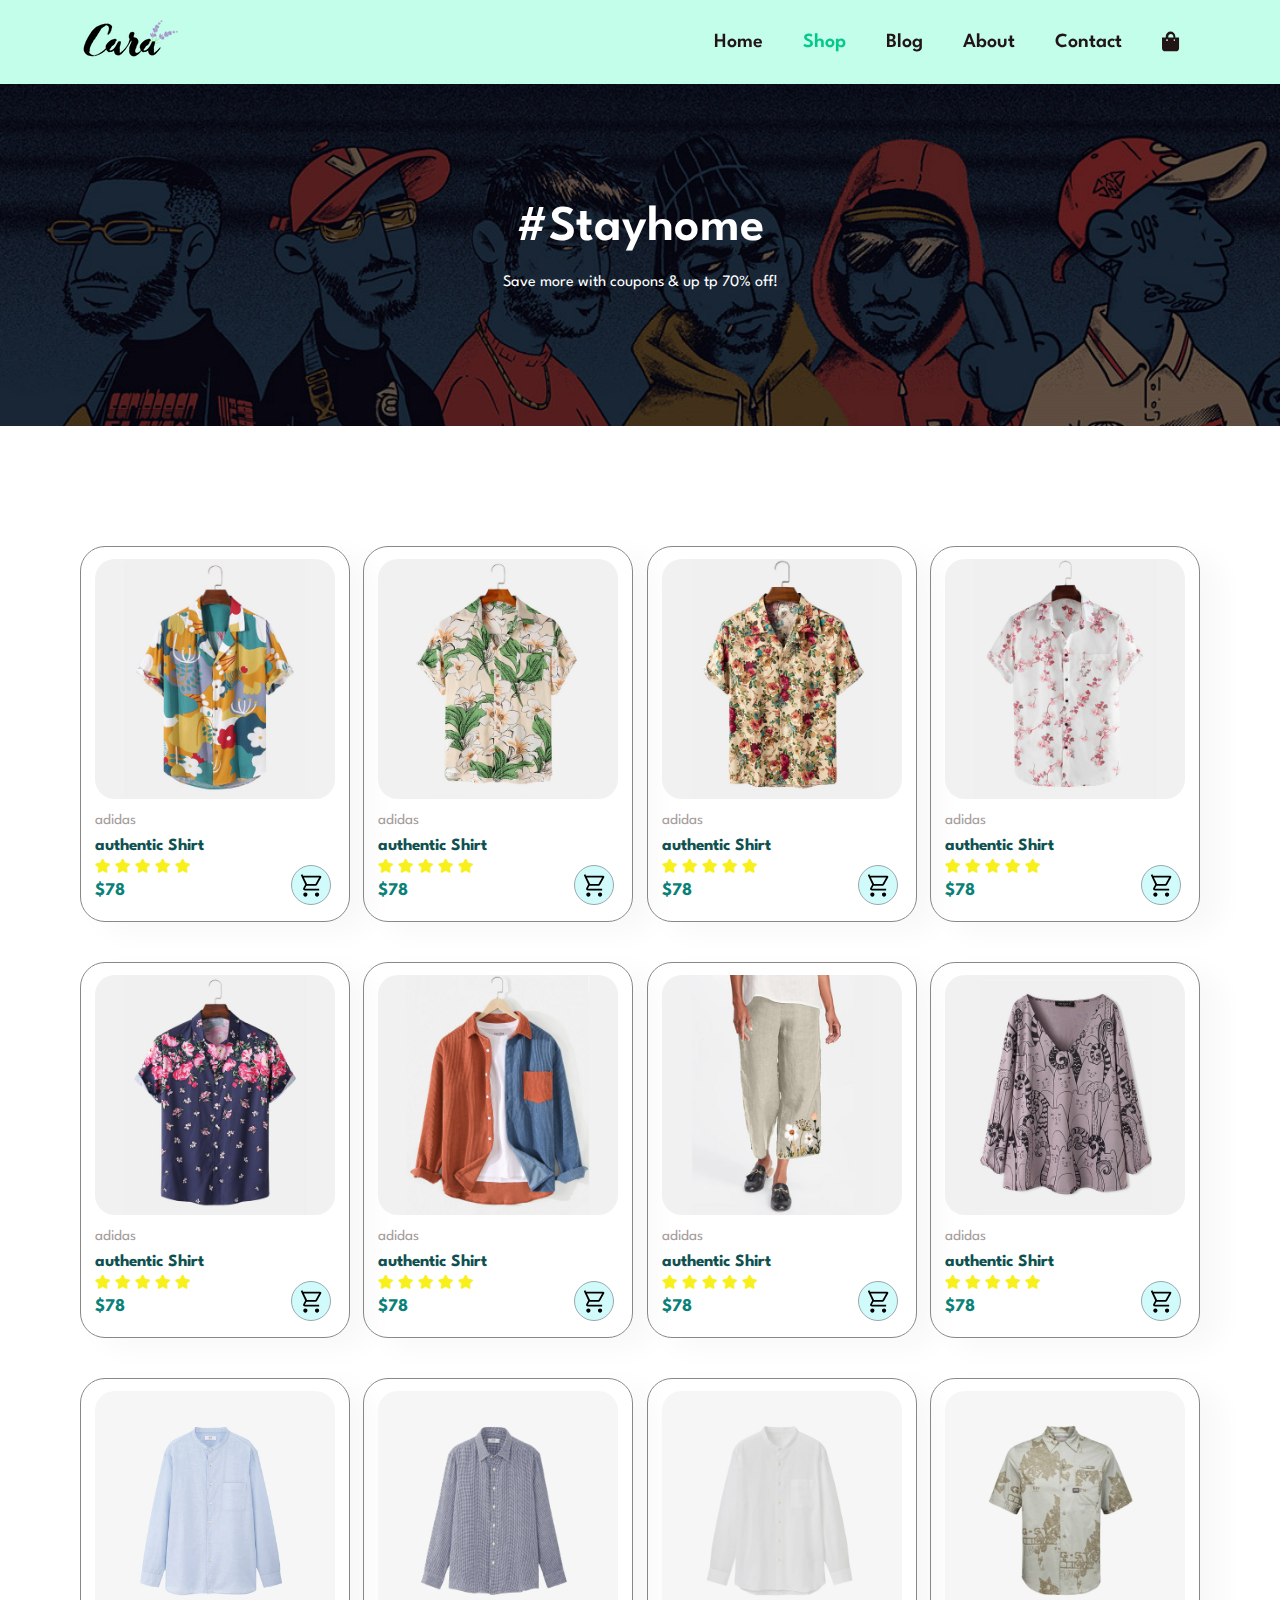
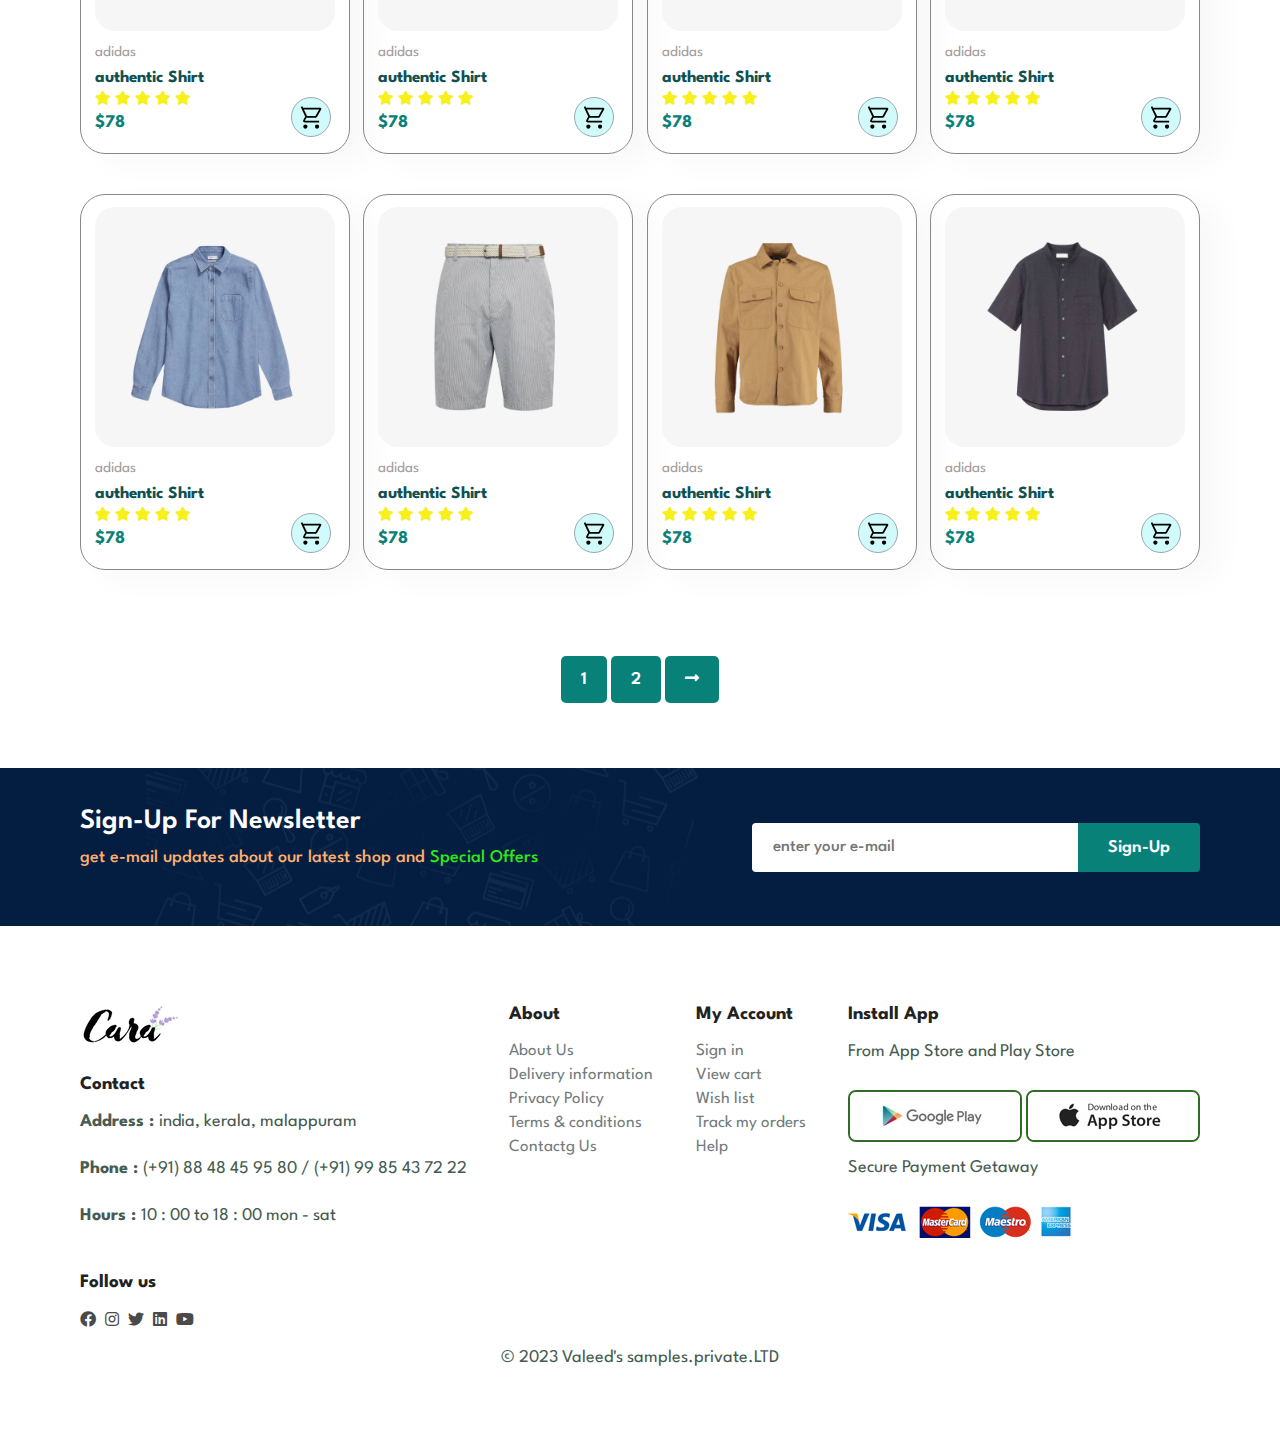
<file: shop.html>
<!DOCTYPE html>
<html lang="en">

<head>
    <meta charset="UTF-8">
    <meta http-equiv="X-UA-Compatible" content="IE=edge">
    <meta name="viewport" content="width=device-width, initial-scale=1.0">
    <title>SHOP PAGE</title>
    <link rel="stylesheet" href="https://use.fontawesome.com/releases/v5.15.4/css/all.css" />

    <link rel="stylesheet" href="style.css">
</head>

<body>
    <section id="header">
        <a href="#"><img src="images/logo.png"></a>
        <div>
            <ul id="nav-list">
                <li><a href="index.html">Home</a></li>
                <li><a class="active" href="shop.html">Shop</a></li>
                <li><a href="blog.html">Blog</a></li>
                <li><a href="about.html">About</a></li>
                <li><a href="contact.html">Contact</a></li>
                <li><a href="cart.html" id="bag"><i class="fas fa fa-shopping-bag"></i></a></li>
                <a href="#" id="close"><i class="fas fa-times"></i></a>
            </ul>
        </div>
        <div id="small-sc">
            <a href="#"><i class="fas fa fa-shopping-bag"></i></a>
            <i id="bar" class="fas fa-outdent"></i>
        </div>
    </section>

    <section id="page-header">
        <h2>#Stayhome</h2>
        <p>Save more with coupons & up tp 70% off! </p>
    </section>

    <section id="fe-products1" class="section-p1">
        <div class="pro-container">
            <div class="pro" onclick="window.location.href='singlePro.html'">
                <img src="images/products/f1.jpg">
                <div class="des">
                    <span>adidas</span>
                    <h5>authentic Shirt</h5>
                    <div class="stars">
                        <i class="fas fa-star"></i>
                        <i class="fas fa-star"></i>
                        <i class="fas fa-star"></i>
                        <i class="fas fa-star"></i>
                        <i class="fas fa-star"></i>
                    </div>
                    <h4>$78</h4>
                </div>
                <div class="cart">
                    <a href="#"><img src="images/shopping_cart_svg.svg"></a>
                </div>
            </div>

            <div class="pro">
                <img src="images/products/f2.jpg">
                <div class="des">
                    <span>adidas</span>
                    <h5>authentic Shirt</h5>
                    <div class="stars">
                        <i class="fas fa-star"></i>
                        <i class="fas fa-star"></i>
                        <i class="fas fa-star"></i>
                        <i class="fas fa-star"></i>
                        <i class="fas fa-star"></i>
                    </div>
                    <h4>$78</h4>
                </div>
                <div class="cart">
                    <a href="#"><img src="images/shopping_cart_svg.svg"></a>
                </div>
            </div>

            <div class="pro">
                <img src="images/products/f3.jpg">
                <div class="des">
                    <span>adidas</span>
                    <h5>authentic Shirt</h5>
                    <div class="stars">
                        <i class="fas fa-star"></i>
                        <i class="fas fa-star"></i>
                        <i class="fas fa-star"></i>
                        <i class="fas fa-star"></i>
                        <i class="fas fa-star"></i>
                    </div>
                    <h4>$78</h4>
                </div>
                <div class="cart">
                    <a href="#"><img src="images/shopping_cart_svg.svg"></a>
                </div>
            </div>

            <div class="pro">
                <img src="images/products/f4.jpg">
                <div class="des">
                    <span>adidas</span>
                    <h5>authentic Shirt</h5>
                    <div class="stars">
                        <i class="fas fa-star"></i>
                        <i class="fas fa-star"></i>
                        <i class="fas fa-star"></i>
                        <i class="fas fa-star"></i>
                        <i class="fas fa-star"></i>
                    </div>
                    <h4>$78</h4>
                </div>
                <div class="cart">
                    <a href="#"><img src="images/shopping_cart_svg.svg"></a>
                </div>
            </div>

            <div class="pro">
                <img src="images/products/f5.jpg">
                <div class="des">
                    <span>adidas</span>
                    <h5>authentic Shirt</h5>
                    <div class="stars">
                        <i class="fas fa-star"></i>
                        <i class="fas fa-star"></i>
                        <i class="fas fa-star"></i>
                        <i class="fas fa-star"></i>
                        <i class="fas fa-star"></i>
                    </div>
                    <h4>$78</h4>
                </div>
                <div class="cart">
                    <a href="#"><img src="images/shopping_cart_svg.svg"></a>
                </div>
            </div>

            <div class="pro">
                <img src="images/products/f6.jpg">
                <div class="des">
                    <span>adidas</span>
                    <h5>authentic Shirt</h5>
                    <div class="stars">
                        <i class="fas fa-star"></i>
                        <i class="fas fa-star"></i>
                        <i class="fas fa-star"></i>
                        <i class="fas fa-star"></i>
                        <i class="fas fa-star"></i>
                    </div>
                    <h4>$78</h4>
                </div>
                <div class="cart">
                    <a href="#"><img src="images/shopping_cart_svg.svg"></a>
                </div>
            </div>

            <div class="pro">
                <img src="images/products/f7.jpg">
                <div class="des">
                    <span>adidas</span>
                    <h5>authentic Shirt</h5>
                    <div class="stars">
                        <i class="fas fa-star"></i>
                        <i class="fas fa-star"></i>
                        <i class="fas fa-star"></i>
                        <i class="fas fa-star"></i>
                        <i class="fas fa-star"></i>
                    </div>
                    <h4>$78</h4>
                </div>
                <div class="cart">
                    <a href="#"><img src="images/shopping_cart_svg.svg"></a>
                </div>
            </div>

            <div class="pro">
                <img src="images/products/f8.jpg">
                <div class="des">
                    <span>adidas</span>
                    <h5>authentic Shirt</h5>
                    <div class="stars">
                        <i class="fas fa-star"></i>
                        <i class="fas fa-star"></i>
                        <i class="fas fa-star"></i>
                        <i class="fas fa-star"></i>
                        <i class="fas fa-star"></i>
                    </div>
                    <h4>$78</h4>
                </div>
                <div class="cart">
                    <a href="#"><img src="images/shopping_cart_svg.svg"></a>
                </div>
            </div>
            <div class="pro">
                <img src="images/products/n1.jpg">
                <div class="des">
                    <span>adidas</span>
                    <h5>authentic Shirt</h5>
                    <div class="stars">
                        <i class="fas fa-star"></i>
                        <i class="fas fa-star"></i>
                        <i class="fas fa-star"></i>
                        <i class="fas fa-star"></i>
                        <i class="fas fa-star"></i>
                    </div>
                    <h4>$78</h4>
                </div>
                <div class="cart">
                    <a href="#"><img src="images/shopping_cart_svg.svg"></a>
                </div>
            </div>

            <div class="pro">
                <img src="images/products/n2.jpg">
                <div class="des">
                    <span>adidas</span>
                    <h5>authentic Shirt</h5>
                    <div class="stars">
                        <i class="fas fa-star"></i>
                        <i class="fas fa-star"></i>
                        <i class="fas fa-star"></i>
                        <i class="fas fa-star"></i>
                        <i class="fas fa-star"></i>
                    </div>
                    <h4>$78</h4>
                </div>
                <div class="cart">
                    <a href="#"><img src="images/shopping_cart_svg.svg"></a>
                </div>
            </div>

            <div class="pro">
                <img src="images/products/n3.jpg">
                <div class="des">
                    <span>adidas</span>
                    <h5>authentic Shirt</h5>
                    <div class="stars">
                        <i class="fas fa-star"></i>
                        <i class="fas fa-star"></i>
                        <i class="fas fa-star"></i>
                        <i class="fas fa-star"></i>
                        <i class="fas fa-star"></i>
                    </div>
                    <h4>$78</h4>
                </div>
                <div class="cart">
                    <a href="#"><img src="images/shopping_cart_svg.svg"></a>
                </div>
            </div>

            <div class="pro">
                <img src="images/products/n4.jpg">
                <div class="des">
                    <span>adidas</span>
                    <h5>authentic Shirt</h5>
                    <div class="stars">
                        <i class="fas fa-star"></i>
                        <i class="fas fa-star"></i>
                        <i class="fas fa-star"></i>
                        <i class="fas fa-star"></i>
                        <i class="fas fa-star"></i>
                    </div>
                    <h4>$78</h4>
                </div>
                <div class="cart">
                    <a href="#"><img src="images/shopping_cart_svg.svg"></a>
                </div>
            </div>

            <div class="pro">
                <img src="images/products/n5.jpg">
                <div class="des">
                    <span>adidas</span>
                    <h5>authentic Shirt</h5>
                    <div class="stars">
                        <i class="fas fa-star"></i>
                        <i class="fas fa-star"></i>
                        <i class="fas fa-star"></i>
                        <i class="fas fa-star"></i>
                        <i class="fas fa-star"></i>
                    </div>
                    <h4>$78</h4>
                </div>
                <div class="cart">
                    <a href="#"><img src="images/shopping_cart_svg.svg"></a>
                </div>
            </div>

            <div class="pro">
                <img src="images/products/n6.jpg">
                <div class="des">
                    <span>adidas</span>
                    <h5>authentic Shirt</h5>
                    <div class="stars">
                        <i class="fas fa-star"></i>
                        <i class="fas fa-star"></i>
                        <i class="fas fa-star"></i>
                        <i class="fas fa-star"></i>
                        <i class="fas fa-star"></i>
                    </div>
                    <h4>$78</h4>
                </div>
                <div class="cart">
                    <a href="#"><img src="images/shopping_cart_svg.svg"></a>
                </div>
            </div>

            <div class="pro">
                <img src="images/products/n7.jpg">
                <div class="des">
                    <span>adidas</span>
                    <h5>authentic Shirt</h5>
                    <div class="stars">
                        <i class="fas fa-star"></i>
                        <i class="fas fa-star"></i>
                        <i class="fas fa-star"></i>
                        <i class="fas fa-star"></i>
                        <i class="fas fa-star"></i>
                    </div>
                    <h4>$78</h4>
                </div>
                <div class="cart">
                    <a href="#"><img src="images/shopping_cart_svg.svg"></a>
                </div>
            </div>

            <div class="pro">
                <img src="images/products/n8.jpg">
                <div class="des">
                    <span>adidas</span>
                    <h5>authentic Shirt</h5>
                    <div class="stars">
                        <i class="fas fa-star"></i>
                        <i class="fas fa-star"></i>
                        <i class="fas fa-star"></i>
                        <i class="fas fa-star"></i>
                        <i class="fas fa-star"></i>
                    </div>
                    <h4>$78</h4>
                </div>
                <div class="cart">
                    <a href="#"><img src="images/shopping_cart_svg.svg"></a>
                </div>
            </div>
        </div>
    </section>

    <section id="pagination" class="section-p1">
        <a href="#">1</a>
        <a href="#">2</a>
        <a href="#"><i class="fas fa-long-arrow-alt-right"></i></a>
    </section>


    <section id="news-letter" class="section-p1 section-m1">
        <div class="news-text">
            <h4>Sign-Up For Newsletter</h4>
            <p>get e-mail updates about our latest shop and
                <span>Special Offers</span>
            </p>
        </div>
        <div class="news-letter-form">
            <input type="text" placeholder="enter your e-mail">
            <button class="normal-btn">Sign-Up</button>
        </div>
    </section>

    <footer class="section-p1">
        <div class="col">
            <img class="logo" src="images/logo.png" alt="">
            <h4>Contact</h4>
            <p><strong>Address : </strong>india, kerala, malappuram</p>
            <p><strong>Phone : </strong>(+91) 88 48 45 95 80 / (+91) 99 85 43 72 22</p>
            <p><strong>Hours : </strong>10 : 00 to 18 : 00 mon - sat</p>
            <div class="follow">
                <h4>Follow us</h4>
                <div class="sm-icons">
                    <i class="fab fa-facebook"></i>
                    <i class="fab fa-instagram"></i>
                    <i class="fab fa-twitter"></i>
                    <i class="fab fa-linkedin"></i>
                    <i class="fab fa-youtube"></i>
                </div>
            </div>
        </div>

        <div class="col">
            <h4>About</h4>
            <a href="#">About Us</a>
            <a href="#">Delivery information</a>
            <a href="#">Privacy Policy</a>
            <a href="#">Terms & conditions</a>
            <a href="#">Contactg Us</a>
        </div>

        <div class="col">
            <h4>My Account</h4>
            <a href="#">Sign in</a>
            <a href="#">View cart</a>
            <a href="#">Wish list</a>
            <a href="#">Track my orders</a>
            <a href="#">Help</a>
        </div>

        <div class="col install">
            <h4>Install App</h4>
            <p>From App Store and Play Store</p>
            <div class="row">
                <img src="images/pay/play.jpg" alt="">
                <img src="images/pay/app.jpg" alt="">
            </div>
            <p>Secure Payment Getaway</p>
            <img src="images/pay/pay.png" alt="">
        </div>
        <div class="copy">
            <p>© 2023 Valeed's samples.private.LTD</p>
        </div>
    </footer>

    <script src="script.js"></script>
</body>

</html>
</file>
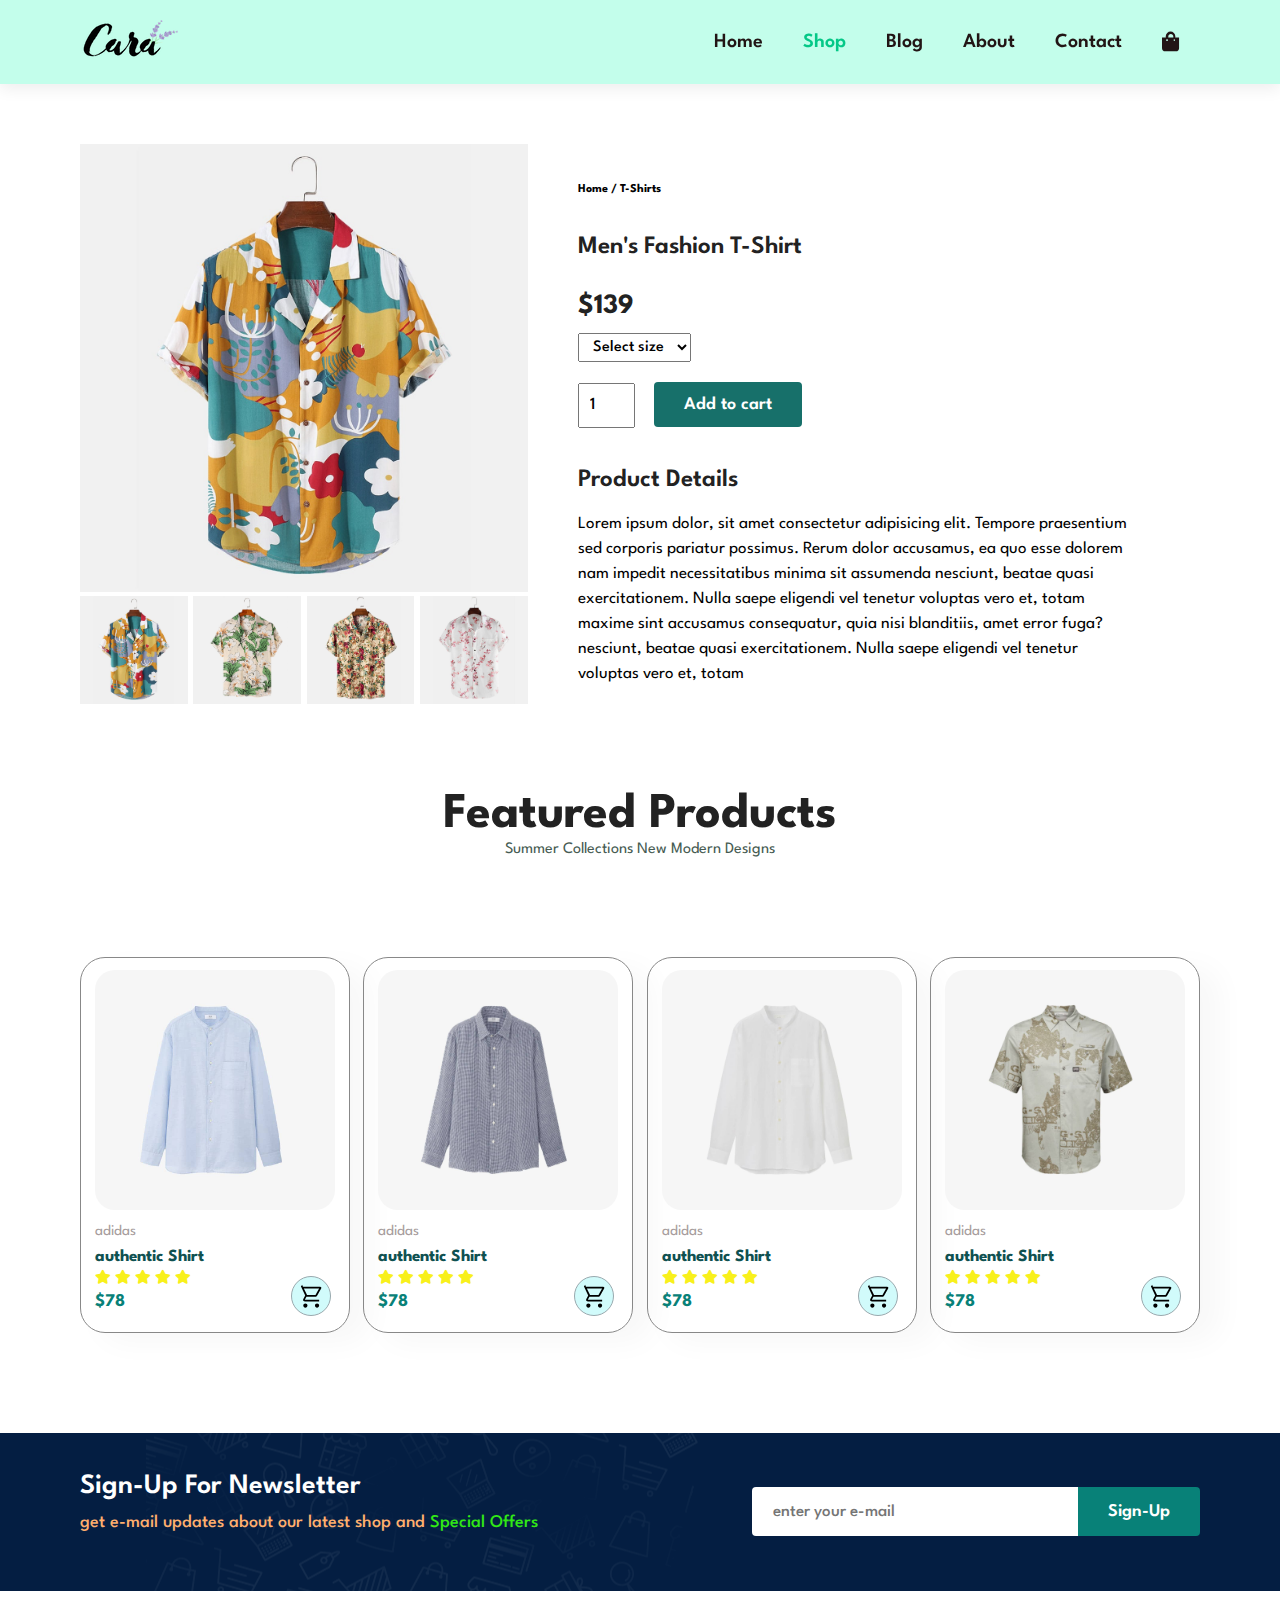
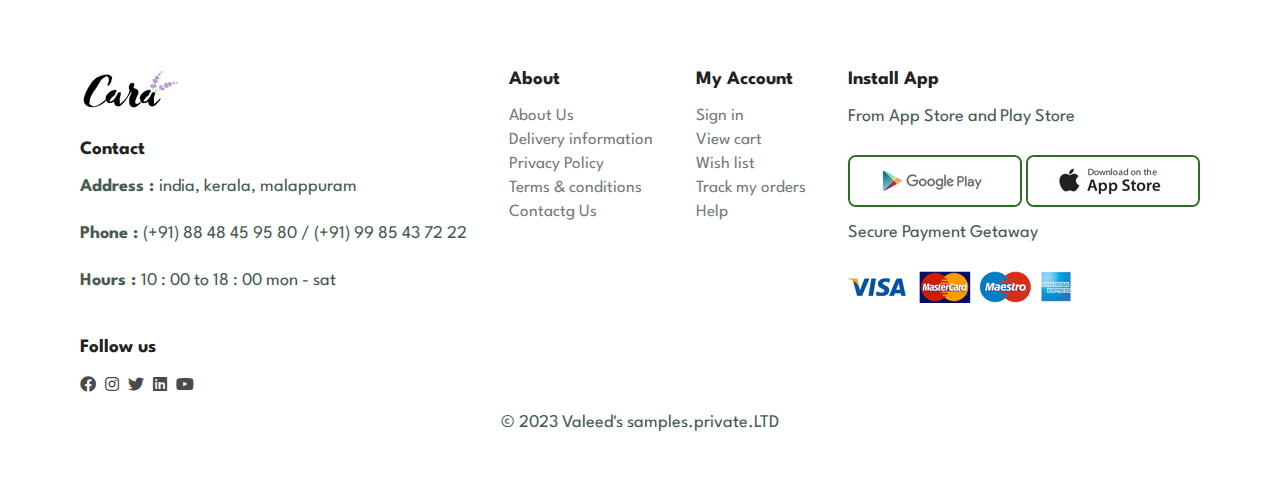
<file: singlePro.html>
<!DOCTYPE html>
<html lang="en">

<head>
    <meta charset="UTF-8">
    <meta http-equiv="X-UA-Compatible" content="IE=edge">
    <meta name="viewport" content="width=device-width, initial-scale=1.0">
    <title>single product</title>
    <link rel="stylesheet" href="https://use.fontawesome.com/releases/v5.15.4/css/all.css" />

    <link rel="stylesheet" href="style.css">
</head>

<body>
    <section id="header">
        <a href="#"><img src="images/logo.png"></a>
        <div>
            <ul id="nav-list">
                <li><a href="#">Home</a></li>
                <li><a class="active" href="shop.html">Shop</a></li>
                <li><a href="blog.html">Blog</a></li>
                <li><a href="about.html">About</a></li>
                <li><a href="contact.html">Contact</a></li>
                <li><a href="cart.html" id="bag"><i class="fas fa fa-shopping-bag"></i></a></li>
                <a href="#" id="close"><i class="fas fa-times"></i></a>
            </ul>
        </div>
        <div id="small-sc">
            <a href="#"><i class="fas fa fa-shopping-bag"></i></a>
            <i id="bar" class="fas fa-outdent"></i>
        </div>
    </section>

    <section id="proDetails" class="section-p1">
        <div class="single-pro-img">
            <img src="images/products/f1.jpg" width="100%" id="mainImg">

            <div class="small-img-group">
                <div class="small-img-col">
                    <img src="images/products/f1.jpg" class="small-img" width="100%" alt="">
                </div>
                <div class="small-img-col">
                    <img src="images/products/f2.jpg" class="small-img" width="100%" alt="">
                </div>
                <div class="small-img-col">
                    <img src="images/products/f3.jpg" class="small-img" width="100%" alt="">
                </div>
                <div class="small-img-col">
                    <img src="images/products/f4.jpg" class="small-img" width="100%" alt="">
                </div>
            </div>
        </div>

        <div class="single-pro-detls">
            <h6>Home / T-Shirts</h6>
            <h4>Men's Fashion T-Shirt </h4>
            <h2>$139</h2>
            <select>
                <option>Select size</option>
                <option>Small</option>
                <option>Medium</option>
                <option>Large</option>
                <option>XLarge</option>
                <option>XXLarge</option>
            </select>
            <input type="number" value="1">
            <button class="normal-btn">Add to cart</button>
            <h4>Product Details</h4>
            <span>Lorem ipsum dolor, sit amet consectetur adipisicing elit. Tempore praesentium sed corporis pariatur
                possimus. Rerum dolor accusamus, ea quo esse dolorem nam impedit necessitatibus minima sit assumenda
                nesciunt, beatae quasi exercitationem. Nulla saepe eligendi vel tenetur voluptas vero et, totam maxime
                sint accusamus consequatur, quia nisi blanditiis, amet error fuga?
                nesciunt, beatae quasi exercitationem. Nulla saepe eligendi vel tenetur voluptas vero et, totam
            </span>
        </div>
    </section>

    <section id="fe-products1" class="section-p1">
        <h2>Featured Products</h2>
        <p>Summer Collections New Modern Designs</p>

        <div class="pro-container">
            <div class="pro">
                <img src="images/products/n1.jpg">
                <div class="des">
                    <span>adidas</span>
                    <h5>authentic Shirt</h5>
                    <div class="stars">
                        <i class="fas fa-star"></i>
                        <i class="fas fa-star"></i>
                        <i class="fas fa-star"></i>
                        <i class="fas fa-star"></i>
                        <i class="fas fa-star"></i>
                    </div>
                    <h4>$78</h4>
                </div>
                <div class="cart">
                    <a href="#"><img src="images/shopping_cart_svg.svg"></a>
                </div>
            </div>

            <div class="pro">
                <img src="images/products/n2.jpg">
                <div class="des">
                    <span>adidas</span>
                    <h5>authentic Shirt</h5>
                    <div class="stars">
                        <i class="fas fa-star"></i>
                        <i class="fas fa-star"></i>
                        <i class="fas fa-star"></i>
                        <i class="fas fa-star"></i>
                        <i class="fas fa-star"></i>
                    </div>
                    <h4>$78</h4>
                </div>
                <div class="cart">
                    <a href="#"><img src="images/shopping_cart_svg.svg"></a>
                </div>
            </div>

            <div class="pro">
                <img src="images/products/n3.jpg">
                <div class="des">
                    <span>adidas</span>
                    <h5>authentic Shirt</h5>
                    <div class="stars">
                        <i class="fas fa-star"></i>
                        <i class="fas fa-star"></i>
                        <i class="fas fa-star"></i>
                        <i class="fas fa-star"></i>
                        <i class="fas fa-star"></i>
                    </div>
                    <h4>$78</h4>
                </div>
                <div class="cart">
                    <a href="#"><img src="images/shopping_cart_svg.svg"></a>
                </div>
            </div>

            <div class="pro">
                <img src="images/products/n4.jpg">
                <div class="des">
                    <span>adidas</span>
                    <h5>authentic Shirt</h5>
                    <div class="stars">
                        <i class="fas fa-star"></i>
                        <i class="fas fa-star"></i>
                        <i class="fas fa-star"></i>
                        <i class="fas fa-star"></i>
                        <i class="fas fa-star"></i>
                    </div>
                    <h4>$78</h4>
                </div>
                <div class="cart">
                    <a href="#"><img src="images/shopping_cart_svg.svg"></a>
                </div>
            </div>
        </div>

    </section>


    <section id="news-letter" class="section-p1 section-m1">
        <div class="news-text">
            <h4>Sign-Up For Newsletter</h4>
            <p>get e-mail updates about our latest shop and
                <span>Special Offers</span>
            </p>
        </div>
        <div class="news-letter-form">
            <input type="text" placeholder="enter your e-mail">
            <button class="normal-btn">Sign-Up</button>
        </div>
    </section>

    <footer class="section-p1">
        <div class="col">
            <img class="logo" src="images/logo.png" alt="">
            <h4>Contact</h4>
            <p><strong>Address : </strong>india, kerala, malappuram</p>
            <p><strong>Phone : </strong>(+91) 88 48 45 95 80 / (+91) 99 85 43 72 22</p>
            <p><strong>Hours : </strong>10 : 00 to 18 : 00 mon - sat</p>
            <div class="follow">
                <h4>Follow us</h4>
                <div class="sm-icons">
                    <i class="fab fa-facebook"></i>
                    <i class="fab fa-instagram"></i>
                    <i class="fab fa-twitter"></i>
                    <i class="fab fa-linkedin"></i>
                    <i class="fab fa-youtube"></i>
                </div>
            </div>
        </div>

        <div class="col">
            <h4>About</h4>
            <a href="#">About Us</a>
            <a href="#">Delivery information</a>
            <a href="#">Privacy Policy</a>
            <a href="#">Terms & conditions</a>
            <a href="#">Contactg Us</a>
        </div>

        <div class="col">
            <h4>My Account</h4>
            <a href="#">Sign in</a>
            <a href="#">View cart</a>
            <a href="#">Wish list</a>
            <a href="#">Track my orders</a>
            <a href="#">Help</a>
        </div>

        <div class="col install">
            <h4>Install App</h4>
            <p>From App Store and Play Store</p>
            <div class="row">
                <img src="images/pay/play.jpg" alt="">
                <img src="images/pay/app.jpg" alt="">
            </div>
            <p>Secure Payment Getaway</p>
            <img src="images/pay/pay.png" alt="">
        </div>
        <div class="copy">
            <p>© 2023 Valeed's samples.private.LTD</p>
        </div>
    </footer>

    <script src="script.js"></script>
</body>

</html>
</file>
<file: style.css>
@import url('https://fonts.googleapis.com/css2?family=League+Spartan:wght@300;400;500;600;800&display=swap');


* {
    margin: 0;
    padding: 0;
    box-sizing: border-box;
    font-family: 'League Spartan', sans-serif;
}

body {
    width: 100%;
}

h1 {
    font-size: 56px;
    line-height: 64px;
    color: #222;
}

h2 {
    font-size: 50px;
    line-height: 54px;
    color: #222;
}

h4 {
    font-size: 20px;
    color: #222;
}

h6 {
    font-size: 12px;
    font-weight: 700;
}

p {
    font-size: 16px;
    color: #465b52;
    padding-bottom: 20px;
}

.section-p1 {
    padding: 40px 80px;
}

.section-m1 {
    margin: 40px 0;
}

button.normal-btn {
    font-size: 18px;
    font-weight: 600;
    padding: 14px 30px;
    color: #000;
    background: #fff;
    border-radius: 4px;
    border: 0;
    outline: none;
    cursor: pointer;
    transition: 0.3s;
}

button.transparent-btn {
    font-size: 16px;
    font-weight: 600;
    padding: 12px 20px;
    color: #fff;
    background: transparent;
    border: 1px solid #fff;
    outline: none;
    cursor: pointer;
    transition: 0.3s;
}


/* header section */



#header {
    display: flex;
    justify-content: space-between;
    align-items: center;
    padding: 20px 80px;
    background-color: rgb(195, 254, 235);
    box-shadow: 0 5px 15px rgba(0, 0, 0, 0.07);
    z-index: 999;
    position: sticky;
    top: 0;
    left: 0;
}

#nav-list {
    display: flex;
    justify-content: space-between;
    align-items: center;
}

#nav-list li {
    list-style: none;
    padding: 0 20px
}

#nav-list li a {
    color: #221515;
    text-decoration: none;
    font-size: 20px;
    font-weight: 600;
    transition: 0.3s;
}

#nav-list li a:hover,
#nav-list li a.active {
    color: rgb(4, 200, 135);
}

#small-sc {
    display: none;
    align-items: center;
}

#close {
    display: none;
}

/* home page  */

#hero {
    background-image: url(images/hero4.png);
    background-size: cover;
    background-position: top 25% right 0;
    width: 100%;
    height: 90vh;
    padding: 0 80px;
    display: flex;
    flex-direction: column;
    align-items: flex-start;
    justify-content: center;
}

#hero h4 {
    padding-bottom: 15px;
}

#hero h1 {
    color: rgb(42, 148, 148);
}

#hero button {
    font-size: 22px;
    margin-top: 20px;
    background-image: url(images/button.png);
    border: 0;
    background-color: transparent;
    color: #088178;
    padding: 14px 80px 14px 65px;
    background-repeat: no-repeat;
    font-weight: 16px;
    font-weight: 700;
}

/* feature area */

#feature {
    display: flex;
    justify-content: space-between;
    align-items: center;
    flex-wrap: wrap;
}

#feature .fe-box {
    width: 180px;
    text-align: center;
    padding: 25px 15px;
    box-shadow: 20px 20px 34px rgba(0, 0, 0, 0.07);
    border: 1px solid #706f6f;
    border-radius: 4px;
    margin: 15px 0;
    cursor: pointer;
    transition: 0.3s;
}

#feature .fe-box img {
    width: 100%;
    margin-bottom: 15px;
}

#feature .fe-box:hover {
    box-shadow: 10px 10px 44px rgba(33, 12, 12, 0.2);
}

#feature .fe-box h6 {
    display: inline-block;
    border-radius: 4px;
    padding: 9px 8px 6px 8px;
    color: rgb(232, 229, 226);
    background-color: rgb(92, 57, 57);
}

#feature .fe-box:nth-child(2) h6 {
    background-color: rgb(88, 144, 134);
}

#feature .fe-box:nth-child(3) h6 {
    background-color: rgb(145, 198, 59);
}

#feature .fe-box:nth-child(4) h6 {
    background-color: rgb(80, 44, 75);
}

#feature .fe-box:nth-child(5) h6 {
    background-color: rgb(97, 68, 186);
}

#feature .fe-box:nth-child(6) h6 {
    background-color: rgb(219, 111, 54);
}


/* featured products */


.pro-container {
    display: flex;
    justify-content: space-between;
    padding-top: 60px;
    align-items: center;
    flex-wrap: wrap;
}

#fe-products1 {
    text-align: center;
}

#fe-products1 .pro {
    width: 23%;
    min-width: 270px;
    padding: 12px 14px;
    border: 1px solid #888;
    cursor: pointer;
    border-radius: 25px;
    box-shadow: 20px 10px 30px rgba(0, 0, 0, 0.03);
    margin: 20px 0;
    position: relative;
    transition: 0.3s;
}

#fe-products1 .pro:hover {
    box-shadow: 20px 20px 30px rgba(0, 0, 0, 0.07);
}

#fe-products1 .pro img {
    width: 100%;
    border-radius: 20px;
}

#fe-products1 .pro .des {
    text-align: start;
    padding: 10px 0;
}

#fe-products1 .pro .des span {
    color: #a69c9c;
    font-size: 15px;

}

#fe-products1 .pro .des h5 {
    font-size: 17px;
    color: rgb(15, 81, 81);
    padding-top: 10px;
}

#fe-products1 .pro .des i {
    color: rgb(248, 240, 27);
    font-size: 14px;
    padding-top: 5px;
}

#fe-products1 .pro .des h4 {
    padding-top: 7px;
    font-size: 18px;
    font-weight: 700;
    color: #088178;
}


#fe-products1 .pro .cart img {
    width: 40px;
    height: 40px;
    padding: 5px;
    display: inline-block;
    background-color: rgb(209, 251, 251);
    border: 1px solid #99a9ae;
    position: absolute;
    bottom: 16px;
    right: 18px;
}



/* bannerr */

#banner {
    display: flex;
    flex-direction: column;
    justify-content: center;
    align-items: center;
    text-align: center;
    background-image: url(images/banner/b2.jpg);
    background-position: center;
    background-size: cover;
    width: 100%;
    height: 45vh;
}

#banner h4 {
    color: #fff;
    font-size: 19px;
}

#banner h2 {
    color: #fff;
    font-size: 40px;
    padding: 25px 0;
}

#banner h2 span {
    color: rgb(252, 35, 35);
}

#banner button:hover {
    background: #088178;
    color: #fff;
}

#sm-banner {
    display: flex;
    justify-content: space-between;
    flex-wrap: wrap;
}

#sm-banner .banner-box {
    display: flex;
    flex-direction: column;
    justify-content: center;
    align-items: flex-start;
    text-align: center;
    background-image: url(images/banner/b17.jpg);
    background-position: center;
    background-size: cover;
    min-width: 590px;
    height: 50vh;
    padding: 30px;
}

#sm-banner .banner-box-2 {
    background-image: url(images/banner/b10.jpg);
}

#sm-banner h4 {
    color: #fff;
    font-size: 20px;
    font-weight: 500;
}

#sm-banner h2 {
    color: #fff;
    font-weight: 600;
    font-size: 37px;
}

#sm-banner span {
    font-size: 17px;
    color: #fff;
    font-weight: 500;
    padding-bottom: 15px;
}

.banner-box:hover button {
    background: #088178;
    border: 1px solid #088178;
}

#banner-3 {
    display: flex;
    justify-content: space-between;
    flex-wrap: wrap;
    padding: 0 80px;
}

#banner-3 .banner-box-3 {
    display: flex;
    flex-direction: column;
    justify-content: center;
    align-items: flex-start;
    text-align: center;
    background-image: url(images/banner/b7.jpg);
    background-position: center;
    background-size: cover;
    min-width: 30%;
    height: 30vh;
    padding: 20px;
    margin-bottom: 20px;
}

#banner-3 h2 {
    font-size: 27px;
    font-weight: 600;
    color: #fff;
}

#banner-3 h3 {
    font-size: 22px;
    font-weight: 500;
    color: #f75151;
}

#banner-3 .bnr-2-3 {
    background-image: url(images/banner/b4.jpg);
}

#banner-3 .bnr-3-3 {
    background-image: url(images/banner/b18.jpg);
}

#news-letter {
    display: flex;
    justify-content: space-between;
    align-items: center;
    flex-wrap: wrap;
    background-image: url(images/banner/b14.png);
    background-repeat: no-repeat;
    background-position: 20% 30%;
    background-color: #041e42;
}

#news-letter h4 {
    color: #fff;
    font-size: 28px;
    font-weight: 600;
    padding-bottom: 15px;
}

#news-letter p {
    color: rgb(255, 175, 110);
    font-size: 18px;
    font-weight: 500;
}

#news-letter span {
    color: #31e915;
}

#news-letter .news-letter-form {
    display: flex;
    width: 40%;
}

#news-letter input {
    height: 49px;
    padding: 0 20px;
    font-weight: 500;
    width: 100%;
    font-size: 17px;
    border-radius: 4px;
    border: 1px solid transparent;
    outline: none;
    border-top-right-radius: 0;
    border-bottom-right-radius: 0;
}

#news-letter button {
    background-color: #088178;
    color: #fff;
    white-space: nowrap;
    border-top-left-radius: 0;
    border-bottom-left-radius: 0;
}

/* footer section */

footer {
    display: flex;
    justify-content: space-between;
    flex-wrap: wrap;
}

footer .col {
    display: flex;
    flex-direction: column;
    align-items: flex-start;
    margin-bottom: 20px;
}

footer .logo {
    margin-bottom: 30px;
}

footer h4 {
    font-size: 19px;
    padding-bottom: 20px;
}

footer p {
    font-size: 18px;
    margin-bottom: 10px;
}

footer a {
    font-size: 17px;
    text-decoration: none;
    color: #737b7d;
    margin-bottom: 8px;
    transition: 0.2s;
}

footer a:hover,
footer .follow i:hover {
    color: #282626;
}

footer .follow {
    margin-top: 20px;
}


footer .follow i {
    color: #4b4a4a;
    margin-right: 5px;
    cursor: pointer;
}

footer .row img {
    border: 2px solid #2e6e24;
    border-radius: 8px;
    margin-bottom: 13px;
    cursor: pointer;
}

footer .copy {
    width: 100%;
    text-align: center;
    color: #000000;
}


/* ------------------------SHOP PAGE-------------------- */

#page-header {
    background-image: url(images/banner/b1.jpg);
    width: 100%;
    height: 38vh;
    background-size: cover;
    display: flex;
    flex-direction: column;
    text-align: center;
    justify-content: center;
}

#page-header h2 {
    color: #fff;
    font-weight: 600;
    margin-bottom: 20px;
}

#page-header p {
    color: #fff;
}

#pagination {
    text-align: center;
}

#pagination a {
    text-decoration: none;
    padding: 15px 20px;
    background-color: #088178;
    color: #fff;
    font-weight: 600;
    font-size: 18px;
    border-radius: 5px;
}

#pagination a i {
    font-size: 16px;
    font-weight: 600;
}


/* --------------single product page------------------------ */

#proDetails {
    display: flex;
    margin-top: 20px;
}

#proDetails .single-pro-img {
    width: 40%;
    margin-right: 50px;
}

.small-img-group {
    display: flex;
    justify-content: space-between;
}

.small-img-col {
    flex-basis: 24%;
    cursor: pointer;
}

#proDetails .single-pro-detls {
    width: 50%;
    padding-top: 40px;
}

#proDetails .single-pro-detls h4 {
    padding: 40px 0 20px 0;
    font-size: 25px;
    font-weight: 600;

}

#proDetails .single-pro-detls h2 {
    font-size: 28px;
}

#proDetails .single-pro-detls select {
    display: block;
    padding: 5px 10px;
    margin-bottom: 20px;
    font-weight: 500;
    font-size: 16px;
}

#proDetails .single-pro-detls input {
    width: 57px;
    font-size: 17px;
    font-weight: 500;
    padding-left: 10px;
    margin-right: 15px;
    height: 45px;
}

#proDetails .single-pro-detls input:focus {
    outline: none;
}

#proDetails .single-pro-detls button {
    background-color: #17706a;
    color: #fff;
}

#proDetails .single-pro-detls span {
    font-size: 17px;
    line-height: 25px;
}



/* ---------------BLOG PAGE ------------------------------ */


#page-header.blog-header {
    background-image: url(images/banner/b19.jpg);
}

#blog-container {
    padding: 150px 150px 0 150px;
}

#blog-container .blog-box {
    display: flex;
    align-items: center;
    width: 100%;
    position: relative;
    padding-bottom: 100px;
}

#blog-container .blog-img {
    width: 50%;
    margin-right: 40px;
}

#blog-container img {
    width: 100%;
    height: 300px;
    object-fit: cover;
}

#blog-container .blog-details {
    width: 50%;
}

#blog-container .blog-details h4 {
    margin-bottom: 15px;
    font-size: 20px;
}

#blog-container .blog-details p {
    padding-bottom: 40px;
}

#blog-container .blog-details a {
    text-decoration: none;
    color: #222;
    font-size: 14px;
    font-weight: 600;
    position: relative;
    transition: 0.3s;
}

#blog-container .blog-details i {
    margin-left: 10px;
    font-size: 13px;
}

#blog-container .blog-details a:hover {
    color: #46bdb5;
}


#blog-container .blog-box h1 {
    position: absolute;
    top: -40px;
    left: 0;
    font-size: 75px;
    font-weight: 700;
    color: #9f9f9f;
    z-index: -1;
}


/* ---------------ABOUT PAGE------------------  */

#page-header.about-header {
    background-image: url(images/about/banner.png);
}

#about-head {
    display: flex;
    align-items: center;
}

#about-head img {
    width: 50%;
    height: auto;
}

.head-text h2 {
    margin-bottom: 40px;
}

#about-head div {
    padding-left: 40px;
}

#about-head marquee {
    font-size: 18px;
}


#about-app {
    text-align: center;
}

#about-app .about-video {
    width: 70%;
    height: 100%;
    margin: 30px auto 0 auto;
}

#about-app .about-video video {
    width: 100%;
    height: 100%;
    border-radius: 20px;
}


/* contact us page */

#contact-details {
    display: flex;
    align-items: center;
    justify-content: space-between;
}

#contact-details .details-text {
    width: 45%;
}

#contact-details .details-text span,
#contact-form form span {
    font-size: 12px;
}

#contact-details .details-text h2,
#contact-form form h2 {
    font-size: 35px;
    font-weight: 600;
    line-height: 30px;
    margin: 20px;
}

#contact-details .details-text h4 {
    margin-bottom: 15px;
    font-weight: 600;
}

#contact-details .details-text li {
    list-style: none;
    display: flex;
    padding: 10px 0;
}

#contact-details .details-text li i {
    font-size: 20px;
    margin-right: 20px;
}

#contact-details .details-text li p {
    padding-bottom: 10px;
    font-size: 18px;
    padding-top: 3px;
}

#contact-details .map {
    width: 55%;
    height: 450px;
}

#contact-details .map iframe {
    width: 100%;
    height: 100%;
}

#contact-form {
    display: flex;
    justify-content: space-between;
    align-items: center;
    margin: 60px 70px;
    border: 1px solid #e4e1e1;
    padding: 80px;
    border-radius: 5px;
}

#contact-form form {
    width: 65%;
    display: flex;
    flex-direction: column;
    align-items: flex-start;
}

#contact-form form input,
#contact-form form textarea {
    width: 100%;
    padding: 12px 15px;
    margin-bottom: 20px;
    outline: none;
    border: 1px solid #dad6d6;
    font-size: 15px;
}

#contact-form form button {
    background-color: #088178;
    color: #fff;
}

#contact-form .people div {
    margin-bottom: 26px;
    display: flex;
    align-items: flex-start;
}

#contact-form .people div img {
    width: 60px;
    height: 60px;
    object-fit: cover;
    margin-right: 15px;
}

#contact-form .people div p {
    margin: 0;
    font-size: 14px;
    line-height: 22px;
}

#contact-form .people div p span {
    color: #000;
    display: block;
    font-size: 18px;
    font-weight: 600;
}

/* cart page */


#cart-table table {
    width: 100%;
    border-collapse: collapse;
    table-layout: fixed;
    white-space: nowrap;
}

#cart-table table img {
    width: 70px;
}

#cart-table table td:nth-child(1) {
    width: 100px;
    text-align: center;
}

#cart-table table td:nth-child(2),
#cart-table table td:nth-child(4),
#cart-table table td:nth-child(5),
#cart-table table td:nth-child(6) {
    width: 150px;
    text-align: center;
}

#cart-table table td:nth-child(5) input {
    width: 70px;
    padding: 10px 5px 10px 15px;
    outline: none;
}

#cart-table table td:nth-child(3) {
    width: 250px;
    text-align: center;
}

#cart-table table thead {
    border: 1px solid #d1cbcb;
    border-left: none;
    border-right: none;
}

#cart-table table thead td {
    padding: 18px 0;
    font-weight: 700;
    font-size: 15px;
}

#cart-table table tbody tr td {
    padding-top: 15px;
}

#cart-table table tbody td {
    font-size: 15px;
}


#cart-add {
    display: flex;
    justify-content: space-between;
    flex-wrap: wrap;
}

#coupons {
    width: 50%;
    margin-bottom: 30px;
}

#coupons h3,
#subtotal h3 {
    font-size: 21px;
    padding-bottom: 15px;
}

#coupons input {
    padding: 12px 20px;
    font-size: 16px;
    width: 60%;
    outline: none;
    margin-right: 15px;
    border: 1px solid #e4e1e1;
}

#coupons button,
#subtotal button {
    background-color: #088178;
    color: #fff;
    padding: 12px 25px;
}

#subtotal {
    width: 50%;
    margin-bottom: 30px;
    border: 1px solid #e3dbdb;
    padding: 30px;
}

#subtotal table {
    width: 100%;
    border-collapse: collapse;
    margin-bottom: 20px;
}

#subtotal table td {
    width: 50%;
    border: 1px solid #c6c6c6;
    padding: 12px 20px;
}





/* meadia querry */




@media(max-width:770px) {

    .section-p1 {
        padding: 40px;
    }

    #nav-list {
        display: flex;
        flex-direction: column;
        justify-content: flex-start;
        align-items: flex-start;
        position: fixed;
        top: 0;
        right: -210px;
        width: 210px;
        height: 100vh;
        background-color: #f2f2f2;
        box-shadow: 0 40px 60px rgba(0, 0, 0, 0.01);
        padding: 80px 0 0 15px;
        transition: 0.3s;
    }

    #nav-list.show-nav {
        right: 0px;
    }

    #nav-list li {
        margin-bottom: 25px;
    }

    #small-sc {
        display: flex;
        align-items: center;
    }

    #small-sc i {
        color: #282626;
        font-size: 20px;
        padding-left: 15px;
    }

    #close {
        display: initial;
        position: absolute;
        top: 30px;
        left: 35px;
        font-size: 23px;
        color: #222;
    }

    #bag {
        display: none;
    }

    #hero {
        background-position: top 30% right 30%;
        height: 70vh;
        padding: 0 80px;
    }

    #feature {
        justify-content: center;
    }

    #feature .fe-box {
        margin: 15px;
    }

    .pro-container {
        justify-content: center;
    }

    #fe-products1 .pro {
        margin: 20px;
    }

    #banner {
        height: 35vh;
    }

    #banner h2 {
        color: #fff;
        font-size: 30px;
        padding: 15px 0;
    }

    #sm-banner .banner-box {
        min-width: 100%;
        height: 35vh;
    }

    #banner-3 {
        padding: 0 40px;
    }

    .banner-box-3 {
        width: 28%;
        height: 30vh;
        padding: 15px;
        margin-bottom: 20px;
    }

    #news-letter .news-letter-form {
        width: 65%;
    }



    /* blog page responsive */


    #blog-container {
        padding: 80px 80px 0px 80px;
    }


    /* about page  */

    .head-text h2 {
        margin-bottom: 40px;
        font-size: 45px;
    }

    /* contact page  */

    #contact-form {
        margin: 40px;
        padding: 30px;
    }

    #contact-form form {
        width: 55%;
    }

    /* cart page */

    #cart-table {
        overflow-x: scroll;
    }

}

@media(max-width: 480px) {

    h2 {
        font-size: 33px;
        line-height: 38px;
    }

    h1 {
        font-size: 44px;
    }

    .section-p1 {
        padding: 20px;
    }

    #header {
        padding: 10px 25px;
    }

    #hero {

        background-position: 45%;
        padding: 0 20px;
    }

    #feature .fe-box {
        width: 156px;
        margin: 0 0 15px 0;
    }

    #feature {
        justify-content: space-between;
    }

    #fe-products1 .pro {
        width: 100%;
    }

    #banner {
        height: 45vh;
    }

    #sm-banner .banner-box {
        min-width: 100%;
        height: 45vh;
    }

    #sm-banner .banner-box-2 {
        margin-top: 20px;
    }

    #banner-3 {
        padding: 0 20px;
    }

    .banner-box-3 {
        width: 100%;

    }

    #news-letter {

        padding: 40px 20px;
    }

    #news-letter .news-letter-form {
        width: 95%;
    }

    footer .copy {
        text-align: start;
    }



    /* single product page  */

    #proDetails {
        display: block;
        margin-bottom: 50px;
    }

    #proDetails .single-pro-img {
        width: 100%;
        margin-right: 0;
    }

    #proDetails .single-pro-detls {
        width: 100%;
        padding-top: 30px;
    }


    /*  blog page responsive */


    #blog-container {
        padding: 80px 20px 0 25px;
    }


    #blog-container .blog-details {
        width: 100%;
    }



    #blog-container .blog-box {
        display: block;
        align-items: start;
    }

    #blog-container .blog-img {
        width: 100%;
        margin-bottom: 20px;
        margin-right: 0;
    }

    #blog-container .blog-details {
        width: 100%;
    }

    #blog-container .blog-box h1 {
        position: absolute;
        top: -40px;
        left: 0;
        font-size: 60px;
        font-weight: 700;
        color: #9f9f9f;
        z-index: -1;
    }

    /* about page  */

    #about-head {
        display: flex;
        flex-direction: column;
        align-items: center;
    }

    #about-head img {
        width: 100%;
        height: auto;
        padding-bottom: 30px;
    }

    #about-head div {
        padding-left: 0;
    }

    h1 {
        font-size: 34px;
    }

    #about-app .about-video {
        width: 100%;
        height: 100%;
        margin: 30px auto 0 auto;
    }

    /* contact page */

    #contact-details {
        display: flex;
        flex-direction: column;
    }

    #contact-details .details-text {
        width: 100%;
    }

    #contact-details .map {
        width: 100%;
        height: 450px;
    }

    #contact-details .map {
        width: 100%;
        height: 350px;
    }

    #contact-form {
        margin: 20px;
    }

    #contact-form {
        display: flex;
        flex-direction: column;
        margin: 20px;
        padding: 10px;
    }

    #contact-form form {
        width: 100%;
        margin-bottom: 40px;
    }

    #contact-form .people div {
        margin-bottom: 20px;
        display: flex;
        align-items: flex-start;
    }

    /* cart page */

    #cart-add {
        display: flex;
        flex-direction: column;
    }

    #coupons {
        width: 100%;
        margin: 40px 0;
    }

    #subtotal {
        width: 100%;
        margin-bottom: 30px;
        border: 1px solid #e3dbdb;
        padding: 20px;
    }




}
</file>
